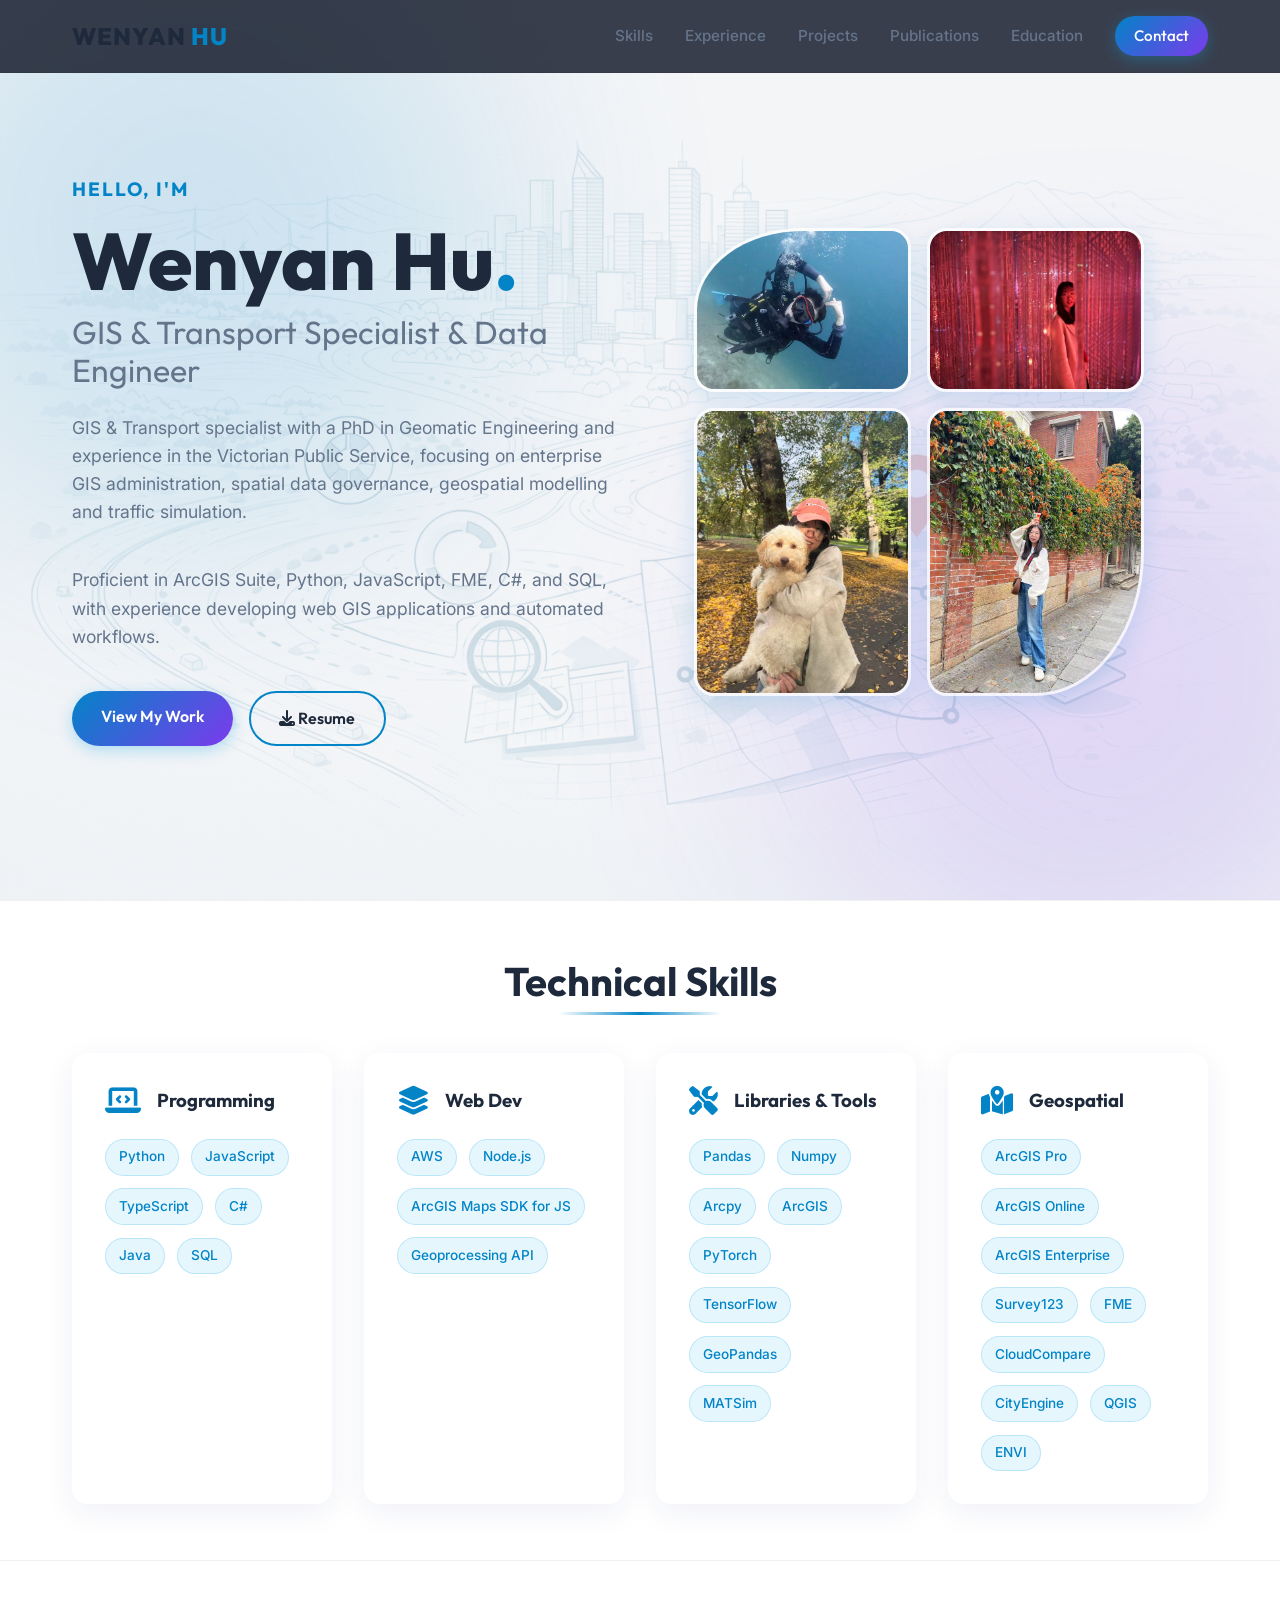
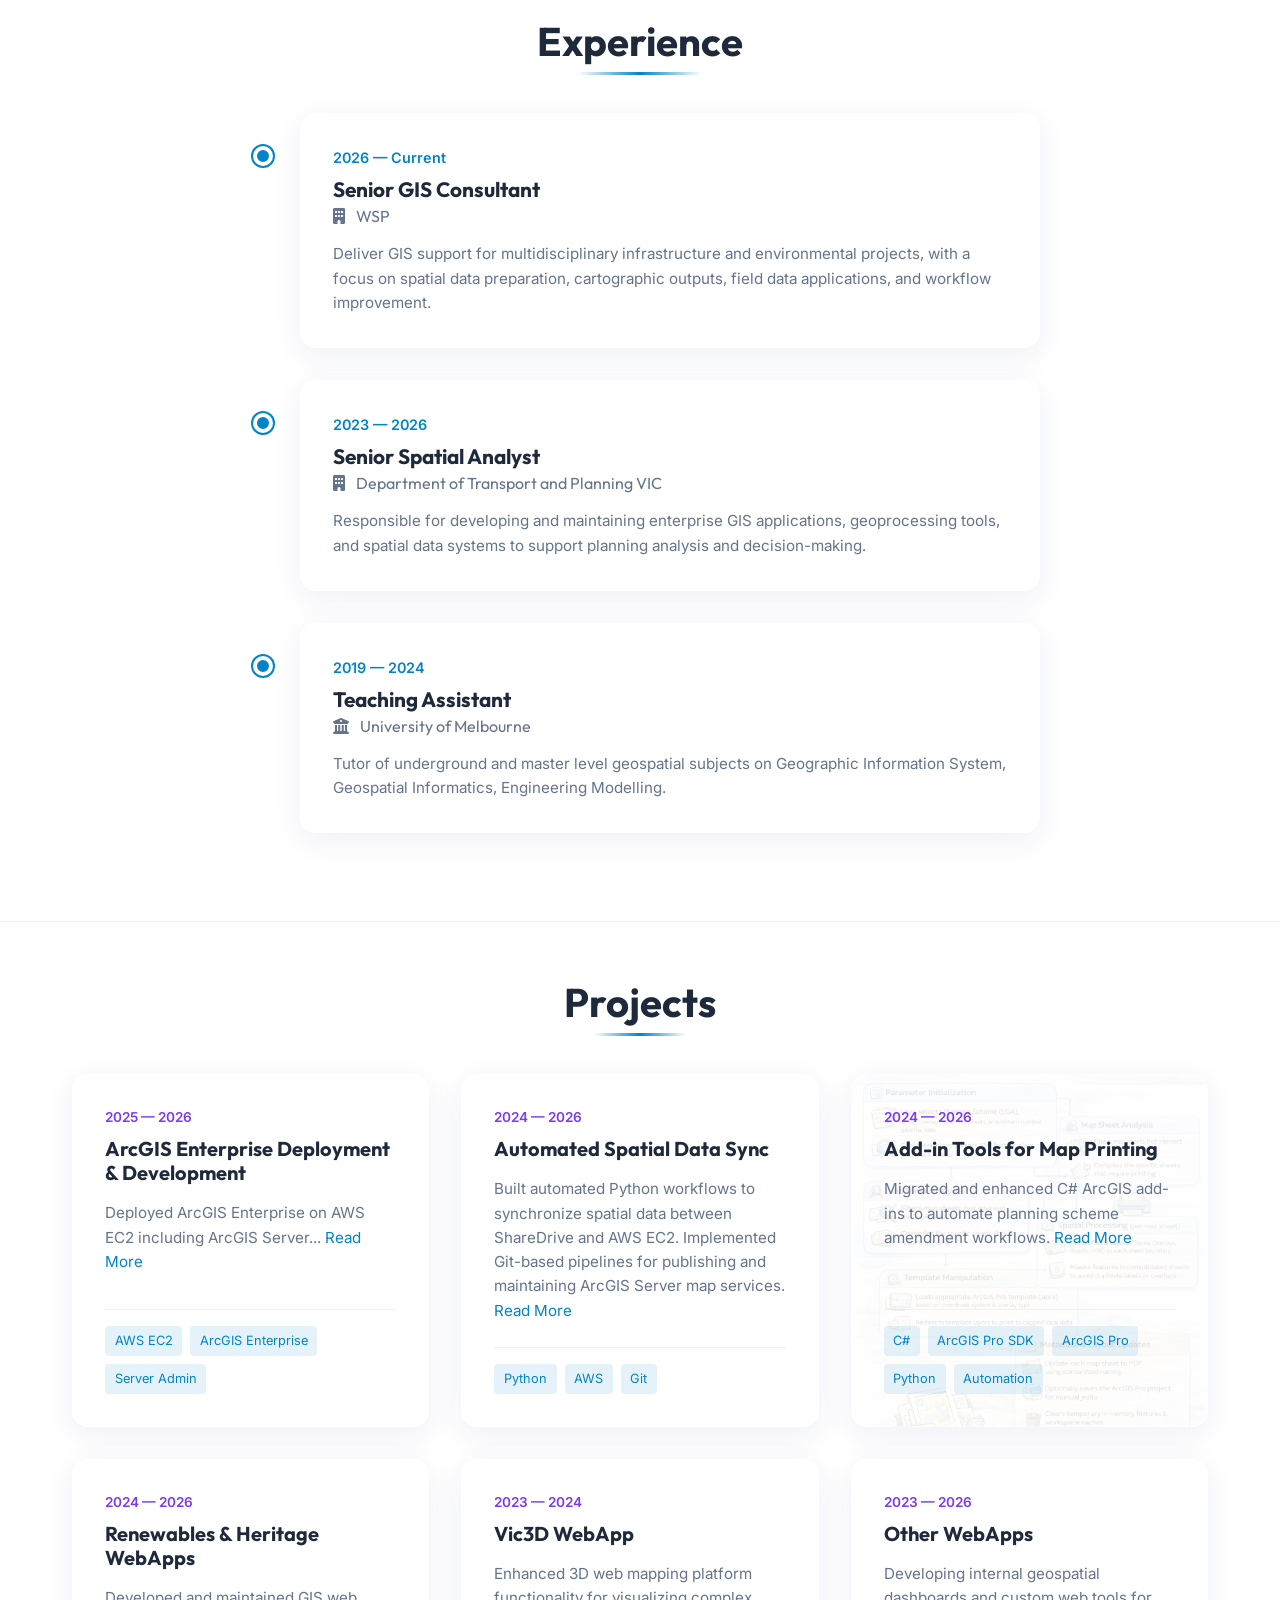
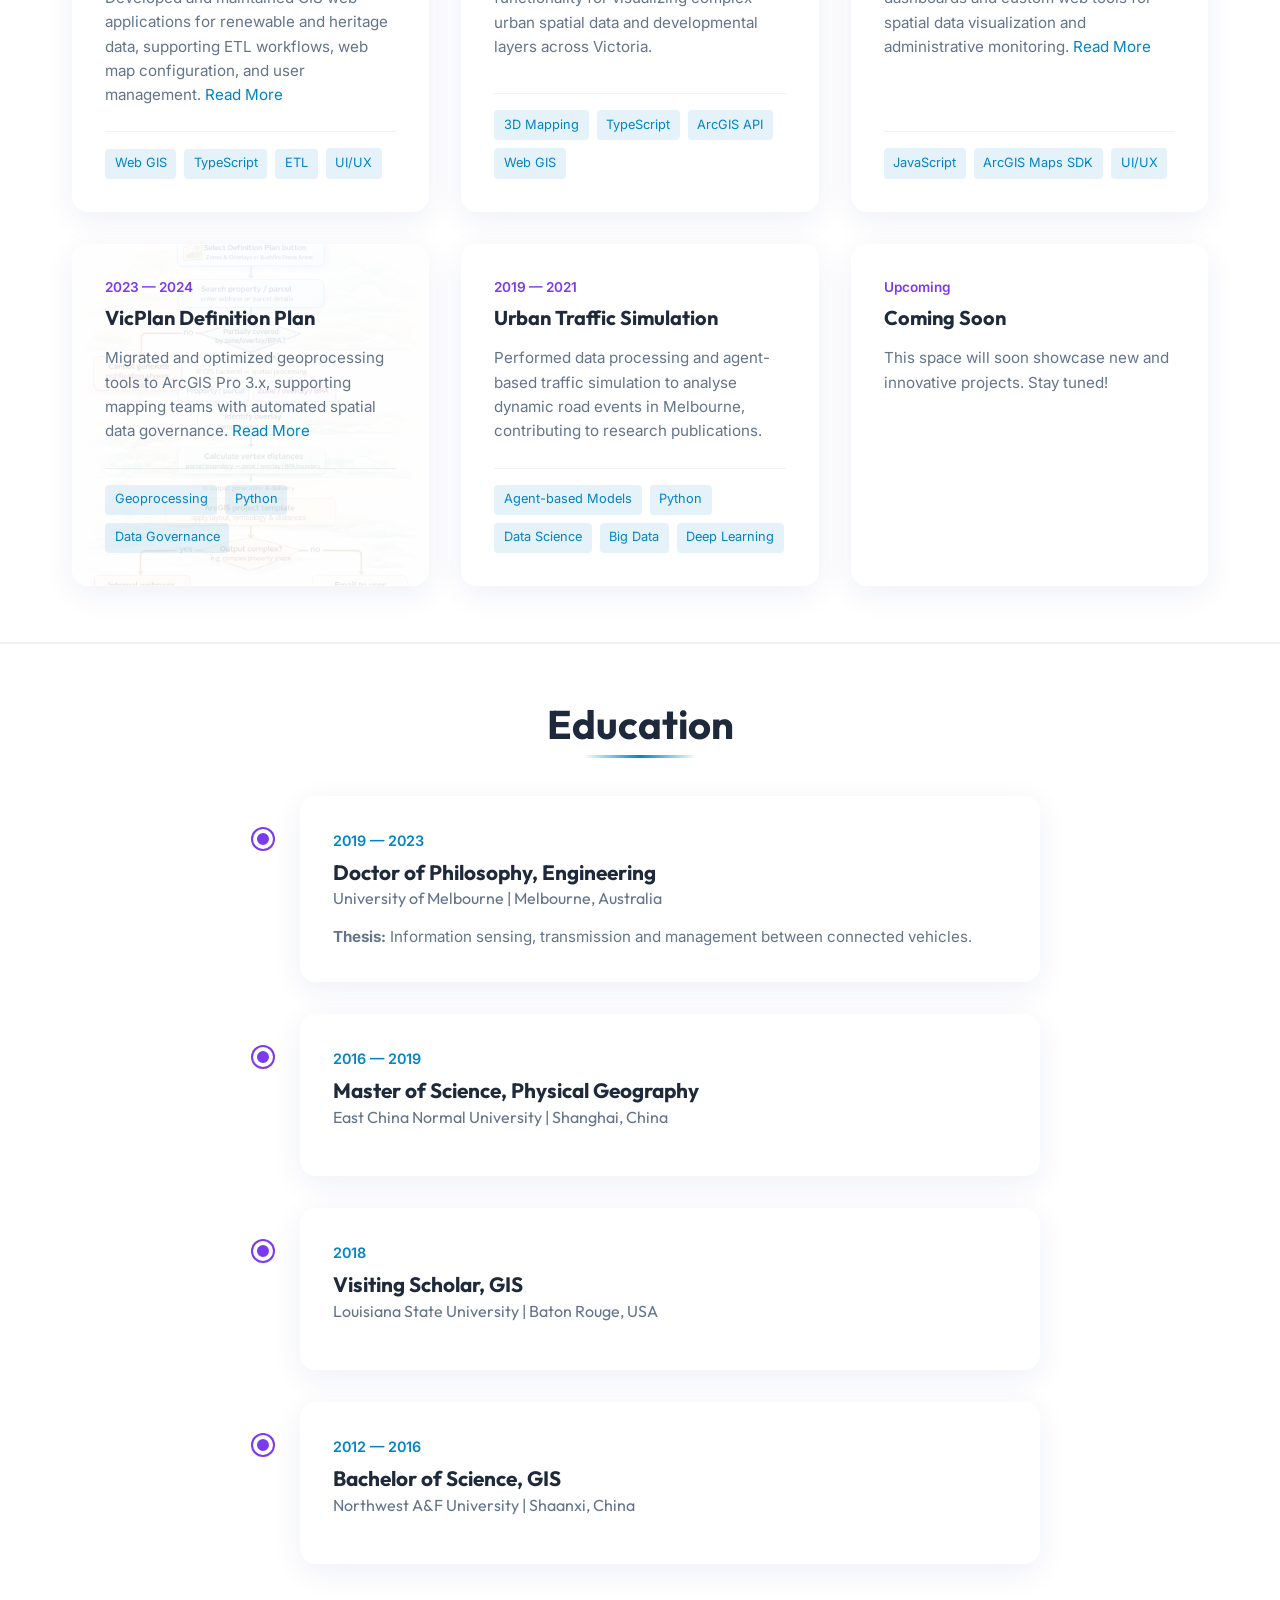
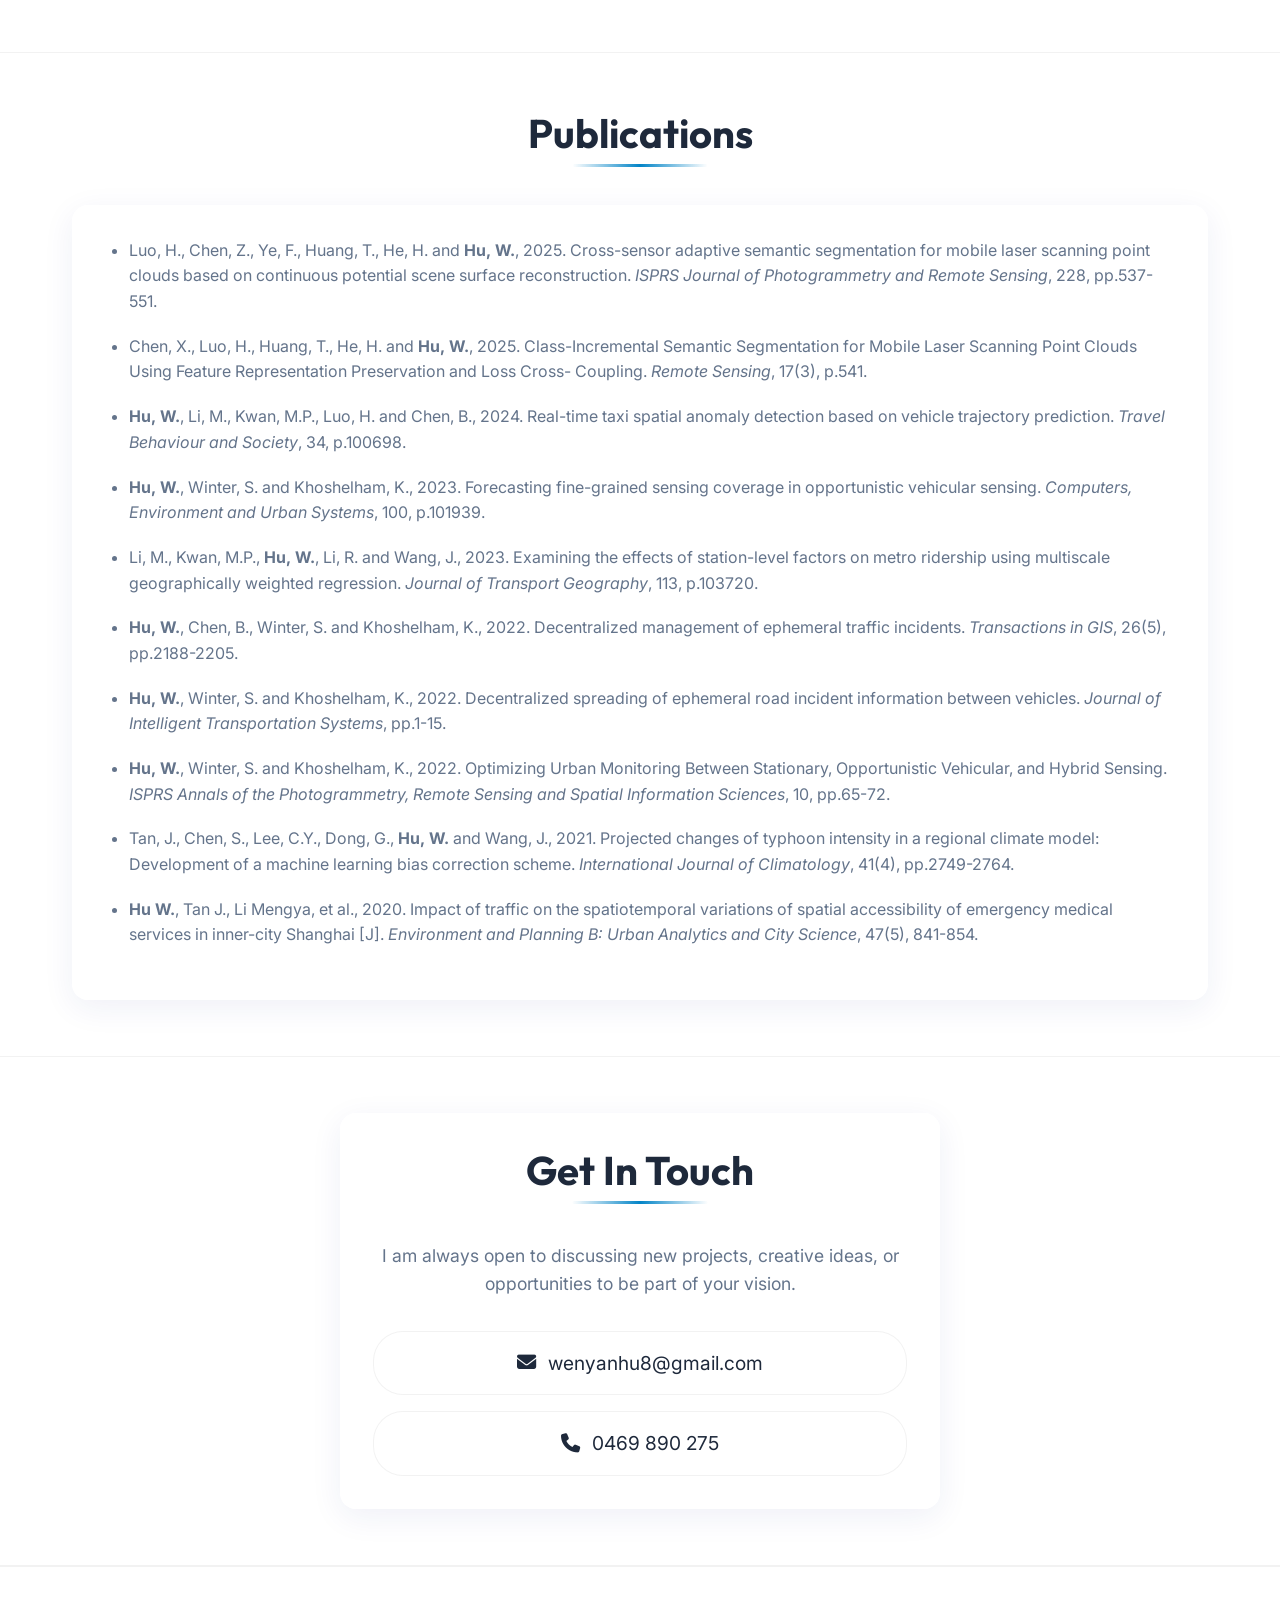
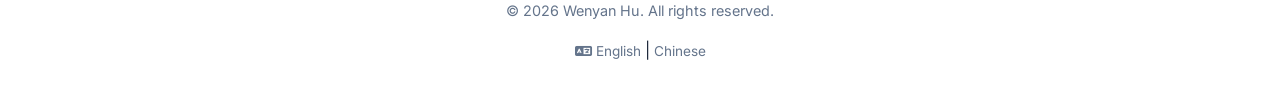
<file: index.html>
<!DOCTYPE html>
<html lang="en">

<head>
    <meta charset="UTF-8">
    <meta name="viewport" content="width=device-width, initial-scale=1.0">
    <title>Wenyan Hu | GIS & Transport Specialist & Data Engineer</title>
    <meta name="description"
        content="Portfolio of Wenyan Hu, GIS Specialist, Senior Spatial Analyst, and Web GIS Developer.">

    <!-- Google Fonts -->
    <link rel="preconnect" href="https://fonts.googleapis.com">
    <link rel="preconnect" href="https://fonts.gstatic.com" crossorigin>
    <link
        href="https://fonts.googleapis.com/css2?family=Inter:wght@300;400;500;600&family=Outfit:wght@400;600;800&display=swap"
        rel="stylesheet">

    <!-- FontAwesome for Icons -->
    <link rel="stylesheet" href="https://cdnjs.cloudflare.com/ajax/libs/font-awesome/6.4.0/css/all.min.css">

    <!-- Custom CSS -->
    <link rel="stylesheet" href="style.css">
</head>

<body>

    <!-- Navigation -->
    <nav class="navbar">
        <div class="nav-content">
            <a href="#hero" class="logo">WENYAN <span>HU</span></a>
            <ul class="nav-links">
                <li><a href="#skills">Skills</a></li>
                <li><a href="#experience">Experience</a></li>
                <li><a href="#projects">Projects</a></li>
                <li><a href="#publications">Publications</a></li>
                <li><a href="#education">Education</a></li>
                <li><a href="#contact" class="btn-primary">Contact</a></li>
            </ul>
            <div class="menu-toggle"><i class="fas fa-bars"></i></div>
        </div>
    </nav>

    <!-- Hero Section -->
    <section id="hero" class="hero fade-in">
        <div class="hero-content">
            <h3 class="greeting">Hello, I'm</h3>
            <h1 class="name">Wenyan Hu<span class="name-dot">.</span></h1>
            <h2 class="role">GIS &amp; Transport Specialist &amp; Data Engineer</h2>
            <p class="hero-desc">
                GIS & Transport specialist with a PhD in Geomatic Engineering and experience in the Victorian Public
                Service, focusing on enterprise GIS administration, spatial data governance, geospatial modelling and
                traffic simulation.
            </p>
            <p class="hero-desc">
                Proficient in ArcGIS Suite, Python, JavaScript, FME, C#, and SQL, with experience developing web GIS
                applications and automated workflows.
            </p>
            <div class="hero-actions">
                <a href="#projects" class="btn-primary">View My Work</a>
                <a href="WENYAN_HU.pdf" class="btn-secondary" target="_blank" rel="noopener noreferrer">
                    <i class="fas fa-download"></i> Resume
                </a>
            </div>
        </div>
        <div class="hero-image-container">
            <div class="hero-collage">
                <img src="./photos/wh1.jpg" alt="Wenyan Hu Profile 1" class="collage-img img-1">
                <img src="./photos/wh2.jpg" alt="Wenyan Hu Profile 2" class="collage-img img-2">
                <img src="./photos/wh3.jpg" alt="Wenyan Hu Profile 3" class="collage-img img-3">
                <img src="./photos/wh4.jpg" alt="Wenyan Hu Profile 4" class="collage-img img-4" alt="Data Analysis"
                    class="collage-img img-4">
            </div>
        </div>
        <div class="hero-shapes">
            <div class="shape shape-1"></div>
            <div class="shape shape-2"></div>
        </div>
    </section>


    <!-- Skills Section -->
    <section id="skills" class="section alt-bg animate-on-scroll">
        <div class="container">
            <h2 class="section-title">Technical Skills</h2>
            <div class="skills-grid">

                <div class="skill-category glass-card">
                    <div class="skill-header">
                        <i class="fas fa-laptop-code"></i>
                        <h3>Programming</h3>
                    </div>
                    <div class="skill-tags">
                        <span class="tag">Python</span>
                        <span class="tag">JavaScript</span>
                        <span class="tag">TypeScript</span>
                        <span class="tag">C#</span>
                        <span class="tag">Java</span>
                        <span class="tag">SQL</span>
                    </div>
                </div>

                <div class="skill-category glass-card">
                    <div class="skill-header">
                        <i class="fas fa-layer-group"></i>
                        <h3>Web Dev</h3>
                    </div>
                    <div class="skill-tags">
                        <span class="tag">AWS</span>
                        <span class="tag">Node.js</span>
                        <span class="tag">ArcGIS Maps SDK for JS</span>
                        <span class="tag">Geoprocessing API</span>
                    </div>
                </div>

                <div class="skill-category glass-card">
                    <div class="skill-header">
                        <i class="fas fa-tools"></i>
                        <h3>Libraries & Tools</h3>
                    </div>
                    <div class="skill-tags">
                        <span class="tag">Pandas</span>
                        <span class="tag">Numpy</span>
                        <span class="tag">Arcpy</span>
                        <span class="tag">ArcGIS</span>
                        <span class="tag">PyTorch</span>
                        <span class="tag">TensorFlow</span>
                        <span class="tag">GeoPandas</span>
                        <span class="tag">MATSim</span>
                    </div>
                </div>

                <div class="skill-category glass-card">
                    <div class="skill-header">
                        <i class="fas fa-map-marked-alt"></i>
                        <h3>Geospatial</h3>
                    </div>
                    <div class="skill-tags">
                        <span class="tag">ArcGIS Pro</span>
                        <span class="tag">ArcGIS Online</span>
                        <span class="tag">ArcGIS Enterprise</span>
                        <span class="tag">Survey123</span>
                        <span class="tag">FME</span>
                        <span class="tag">CloudCompare</span>
                        <span class="tag">CityEngine</span>
                        <span class="tag">QGIS</span>
                        <span class="tag">ENVI</span>
                    </div>
                </div>

            </div>
        </div>
    </section>

    <!-- Experience Section -->
    <section id="experience" class="section animate-on-scroll">
        <div class="container">
            <h2 class="section-title">Experience</h2>
            <div class="timeline">

                <div class="timeline-item glass-card">
                    <div class="timeline-dot"></div>
                    <div class="timeline-date">2026 — Current</div>
                    <div class="timeline-content">
                        <h3>Senior GIS Consultant</h3>
                        <h4><i class="fas fa-building"></i> WSP</h4>
                        <p>Deliver GIS support for multidisciplinary infrastructure and environmental projects, with a
                            focus on spatial data preparation, cartographic outputs, field data applications, and
                            workflow improvement.</p>
                    </div>
                </div>

                <div class="timeline-item glass-card">
                    <div class="timeline-dot"></div>
                    <div class="timeline-date">2023 — 2026</div>
                    <div class="timeline-content">
                        <h3>Senior Spatial Analyst</h3>
                        <h4><i class="fas fa-building"></i> Department of Transport and Planning VIC</h4>
                        <p>Responsible for developing and maintaining enterprise GIS applications, geoprocessing tools,
                            and spatial data systems to support planning analysis and decision-making.</p>
                    </div>
                </div>

                <div class="timeline-item glass-card">
                    <div class="timeline-dot"></div>
                    <div class="timeline-date">2019 — 2024</div>
                    <div class="timeline-content">
                        <h3>Teaching Assistant</h3>
                        <h4><i class="fas fa-university"></i> University of Melbourne</h4>
                        <p>Tutor of underground and master level geospatial subjects on Geographic Information System,
                            Geospatial Informatics, Engineering Modelling.</p>
                    </div>
                </div>

            </div>
        </div>
    </section>

    <!-- Projects Section -->
    <section id="projects" class="section alt-bg animate-on-scroll">
        <div class="container">
            <h2 class="section-title">Projects</h2>
            <div class="projects-grid">

                <a href="project-arcgis.html" class="project-card glass-card"
                    style="text-decoration: none; background: linear-gradient(rgba(255, 255, 255, 0.88), rgba(255, 255, 255, 0.88)), url('https://images.unsplash.com/photo-1558494949-ef010cbdcc31?q=80&w=800&auto=format&fit=crop') center/cover;">
                    <div class="project-year">2025 — 2026</div>
                    <h3>ArcGIS Enterprise Deployment & Development</h3>
                    <p>Deployed ArcGIS Enterprise on AWS EC2 including ArcGIS Server... <span
                            style="color: var(--primary-color);">Read More</span></p>
                    <div class="project-tags">
                        <span>AWS EC2</span><span>ArcGIS Enterprise</span><span>Server Admin</span>
                    </div>
                </a>

                <a href="datasync.html" class="project-card glass-card"
                    style="text-decoration: none; background: linear-gradient(rgba(255, 255, 255, 0.88), rgba(255, 255, 255, 0.88)), url('https://images.unsplash.com/photo-1551288049-bebda4e38f71?q=80&w=800&auto=format&fit=crop') center/cover;">
                    <div class="project-year">2024 — 2026</div>
                    <h3>Automated Spatial Data Sync</h3>
                    <p>Built automated Python workflows to synchronize spatial data between ShareDrive and AWS EC2.
                        Implemented Git-based pipelines for publishing and maintaining ArcGIS Server map services. <span
                            style="color: var(--primary-color);">Read More</span></p>
                    <div class="project-tags">
                        <span>Python</span><span>AWS</span><span>Git</span>
                    </div>
                </a>

                <a href="addin-map-printing.html" class="project-card glass-card"
                    style="text-decoration: none; background: linear-gradient(rgba(255, 255, 255, 0.88), rgba(255, 255, 255, 0.88)), url('photos/gazetted.png') center/cover;">
                    <div class="project-year">2024 — 2026</div>
                    <h3>Add-in Tools for Map Printing</h3>
                    <p>Migrated and enhanced C# ArcGIS add-ins to automate planning scheme amendment workflows. <span
                            style="color: var(--primary-color);">Read More</span></p>
                    <div class="project-tags">
                        <span>C#</span><span>ArcGIS Pro SDK</span><span>ArcGIS
                            Pro</span><span>Python</span><span>Automation</span>
                    </div>
                </a>

                <a href="renewables_flow.html" class="project-card glass-card"
                    style="text-decoration: none; background: linear-gradient(rgba(255, 255, 255, 0.88), rgba(255, 255, 255, 0.88)), url('https://images.unsplash.com/photo-1466611653911-95081537e5b7?q=80&w=800&auto=format&fit=crop') center/cover;">
                    <div class="project-year">2024 — 2026</div>
                    <h3>Renewables & Heritage WebApps</h3>
                    <p>Developed and maintained GIS web applications for renewable and heritage data, supporting ETL
                        workflows, web map configuration, and user management. <span
                            style="color: var(--primary-color);">Read More</span></p>
                    <div class="project-tags">
                        <span>Web GIS</span><span>TypeScript</span><span>ETL</span><span>UI/UX</span>
                    </div>
                </a>

                <div class="project-card glass-card"
                    style="background: linear-gradient(rgba(255, 255, 255, 0.88), rgba(255, 255, 255, 0.88)), url('https://images.unsplash.com/photo-1544383835-bda2bc66a55d?q=80&w=800&auto=format&fit=crop') center/cover;">
                    <div class="project-year">2023 — 2024</div>
                    <h3>Vic3D WebApp</h3>
                    <p>Enhanced 3D web mapping platform functionality for visualizing complex urban spatial data
                        and developmental layers across Victoria.</p>
                    <div class="project-tags">
                        <span>3D Mapping</span><span>TypeScript</span><span>ArcGIS API</span><span>Web GIS</span>
                    </div>
                </div>

                <a href="other-webapps.html" class="project-card glass-card"
                    style="text-decoration: none; background: linear-gradient(rgba(255, 255, 255, 0.88), rgba(255, 255, 255, 0.88)), url('https://images.unsplash.com/photo-1460925895917-afdab827c52f?q=80&w=800&auto=format&fit=crop') center/cover;">
                    <div class="project-year">2023 — 2026</div>
                    <h3>Other WebApps</h3>
                    <p>Developing internal geospatial dashboards and custom web tools for spatial data visualization
                        and administrative monitoring. <span style="color: var(--primary-color);">Read More</span></p>
                    <div class="project-tags">
                        <span>JavaScript</span><span>ArcGIS Maps SDK</span><span>UI/UX</span>
                    </div>
                </a>

                <a href="vicplan.html" class="project-card glass-card"
                    style="text-decoration: none; background: linear-gradient(rgba(255, 255, 255, 0.88), rgba(255, 255, 255, 0.88)), url('photos/vicplan.png') center/cover;">
                    <div class="project-year">2023 — 2024</div>
                    <h3>VicPlan Definition Plan</h3>
                    <p>Migrated and optimized geoprocessing tools to ArcGIS Pro 3.x, supporting mapping teams with
                        automated spatial data governance. <span style="color: var(--primary-color);">Read More</span>
                    </p>
                    <div class="project-tags">
                        <span>Geoprocessing</span><span>Python</span><span>Data Governance</span>
                    </div>
                </a>

                <div class="project-card glass-card"
                    style="background: linear-gradient(rgba(255, 255, 255, 0.88), rgba(255, 255, 255, 0.88)), url('https://images.unsplash.com/photo-1449844908441-8829872d2607?q=80&w=800&auto=format&fit=crop') center/cover;">
                    <div class="project-year">2019 — 2021</div>
                    <h3>Urban Traffic Simulation</h3>
                    <p>Performed data processing and agent-based traffic simulation to analyse dynamic road events in
                        Melbourne, contributing to research publications.</p>
                    <div class="project-tags">
                        <span>Agent-based Models</span><span>Python</span><span>Data Science</span><span>Big
                            Data</span><span>Deep Learning</span>
                    </div>
                </div>

                <div class="project-card glass-card"
                    style="background: linear-gradient(rgba(255, 255, 255, 0.88), rgba(255, 255, 255, 0.88)), url('https://images.unsplash.com/photo-1508615039623-a25605d2b022?q=80&w=800&auto=format&fit=crop') center/cover;">
                    <div class="project-year">Upcoming</div>
                    <h3>Coming Soon</h3>
                    <p>This space will soon showcase new and innovative projects. Stay tuned!</p>

                </div>

            </div>
        </div>
    </section>


    <!-- Education Section -->
    <section id="education" class="section alt-bg animate-on-scroll">
        <div class="container">
            <h2 class="section-title">Education</h2>
            <div class="timeline education-timeline">

                <div class="timeline-item glass-card">
                    <div class="timeline-dot alt"></div>
                    <div class="timeline-date">2019 — 2023</div>
                    <div class="timeline-content">
                        <h3>Doctor of Philosophy, Engineering</h3>
                        <h4>University of Melbourne <span>| Melbourne, Australia</span></h4>
                        <p><strong>Thesis:</strong> Information sensing, transmission and management between connected
                            vehicles.</p>
                    </div>
                </div>

                <div class="timeline-item glass-card">
                    <div class="timeline-dot alt"></div>
                    <div class="timeline-date">2016 — 2019</div>
                    <div class="timeline-content">
                        <h3>Master of Science, Physical Geography</h3>
                        <h4>East China Normal University <span>| Shanghai, China</span></h4>
                    </div>
                </div>

                <div class="timeline-item glass-card">
                    <div class="timeline-dot alt"></div>
                    <div class="timeline-date">2018</div>
                    <div class="timeline-content">
                        <h3>Visiting Scholar, GIS</h3>
                        <h4>Louisiana State University <span>| Baton Rouge, USA</span></h4>
                    </div>
                </div>

                <div class="timeline-item glass-card">
                    <div class="timeline-dot alt"></div>
                    <div class="timeline-date">2012 — 2016</div>
                    <div class="timeline-content">
                        <h3>Bachelor of Science, GIS</h3>
                        <h4>Northwest A&F University <span>| Shaanxi, China</span></h4>
                    </div>
                </div>

            </div>
        </div>
    </section>

    <!-- Publications Section -->
    <section id="publications" class="section animate-on-scroll">
        <div class="container">
            <h2 class="section-title">Publications</h2>
            <div class="project-card glass-card" style="width: 100%;">
                <ul style="list-style-type: disc; padding-left: 1.5rem; color: var(--text-muted); line-height: 1.6;">
                    <li style="margin-bottom: 1.2rem;">Luo, H., Chen, Z., Ye, F., Huang, T., He, H. and <strong>Hu,
                            W.</strong>, 2025. Cross-sensor adaptive semantic segmentation for mobile laser scanning
                        point clouds based on continuous potential scene surface reconstruction. <em>ISPRS Journal of
                            Photogrammetry and Remote Sensing</em>, 228, pp.537-551.</li>
                    <li style="margin-bottom: 1.2rem;">Chen, X., Luo, H., Huang, T., He, H. and <strong>Hu, W.</strong>,
                        2025. Class-Incremental Semantic Segmentation for Mobile Laser Scanning Point Clouds Using
                        Feature Representation Preservation and Loss Cross- Coupling. <em>Remote Sensing</em>, 17(3),
                        p.541.</li>
                    <li style="margin-bottom: 1.2rem;"><strong>Hu, W.</strong>, Li, M., Kwan, M.P., Luo, H. and Chen,
                        B., 2024. Real-time taxi spatial anomaly detection based on vehicle trajectory prediction.
                        <em>Travel Behaviour and Society</em>, 34, p.100698.
                    </li>
                    <li style="margin-bottom: 1.2rem;"><strong>Hu, W.</strong>, Winter, S. and Khoshelham, K., 2023.
                        Forecasting fine-grained sensing coverage in opportunistic vehicular sensing. <em>Computers,
                            Environment and Urban Systems</em>, 100, p.101939.
                    </li>
                    <li style="margin-bottom: 1.2rem;">Li, M., Kwan, M.P., <strong>Hu, W.</strong>, Li, R. and Wang, J.,
                        2023. Examining the effects of station-level factors on metro ridership using multiscale
                        geographically weighted regression. <em>Journal of Transport Geography</em>, 113, p.103720.
                    </li>
                    <li style="margin-bottom: 1.2rem;"><strong>Hu, W.</strong>, Chen, B., Winter, S. and Khoshelham, K.,
                        2022. Decentralized management of ephemeral traffic incidents. <em>Transactions in GIS</em>,
                        26(5), pp.2188-2205.</li>
                    <li style="margin-bottom: 1.2rem;"><strong>Hu, W.</strong>, Winter, S. and Khoshelham, K., 2022.
                        Decentralized spreading of ephemeral road incident information between vehicles. <em>Journal of
                            Intelligent Transportation Systems</em>, pp.1-15.</li>
                    <li style="margin-bottom: 1.2rem;"><strong>Hu, W.</strong>, Winter, S. and Khoshelham, K., 2022.
                        Optimizing Urban Monitoring Between Stationary, Opportunistic Vehicular, and Hybrid Sensing.
                        <em>ISPRS Annals of the Photogrammetry, Remote Sensing and Spatial Information Sciences</em>,
                        10, pp.65-72.
                    </li>
                    <li style="margin-bottom: 1.2rem;">Tan, J., Chen, S., Lee, C.Y., Dong, G., <strong>Hu, W.</strong>
                        and Wang, J., 2021. Projected changes of typhoon intensity in a regional climate model:
                        Development of a machine learning bias correction scheme. <em>International Journal of
                            Climatology</em>, 41(4), pp.2749-2764.
                    </li>
                    <li style="margin-bottom: 1.2rem;"><strong>Hu W.</strong>, Tan J., Li Mengya, et al., 2020. Impact
                        of traffic on the spatiotemporal variations of spatial accessibility of emergency medical
                        services in inner-city Shanghai [J]. <em>Environment and Planning B: Urban Analytics and City
                            Science</em>, 47(5), 841-854.
                    </li>
                </ul>
            </div>
        </div>
    </section>

    <!-- Contact Section -->
    <section id="contact" class="section alt-bg animate-on-scroll">
        <div class="container">
            <div class="contact-box glass-card text-center">
                <h2 class="section-title mb-sm">Get In Touch</h2>
                <p class="contact-desc">I am always open to discussing new projects, creative ideas, or opportunities to
                    be part of your vision.</p>
                <div class="contact-links">
                    <a href="mailto:wenyanhu8@gmail.com" class="contact-link">
                        <i class="fas fa-envelope"></i>
                        wenyanhu8@gmail.com
                    </a>
                    <a href="tel:0469890275" class="contact-link">
                        <i class="fas fa-phone"></i>
                        0469 890 275
                    </a>
                </div>
            </div>
        </div>
    </section>

    <!-- Footer -->
    <footer>
        <div class="container text-center">
            <p>&copy; <span id="year"></span> Wenyan Hu. All rights reserved.</p>
            <div class="languages mt-sm">
                <span><i class="fas fa-language"></i> English</span> | <span>Chinese</span>
            </div>
        </div>
    </footer>

    <!-- Custom JS -->
    <script src="script.js"></script>
</body>

</html>
</file>
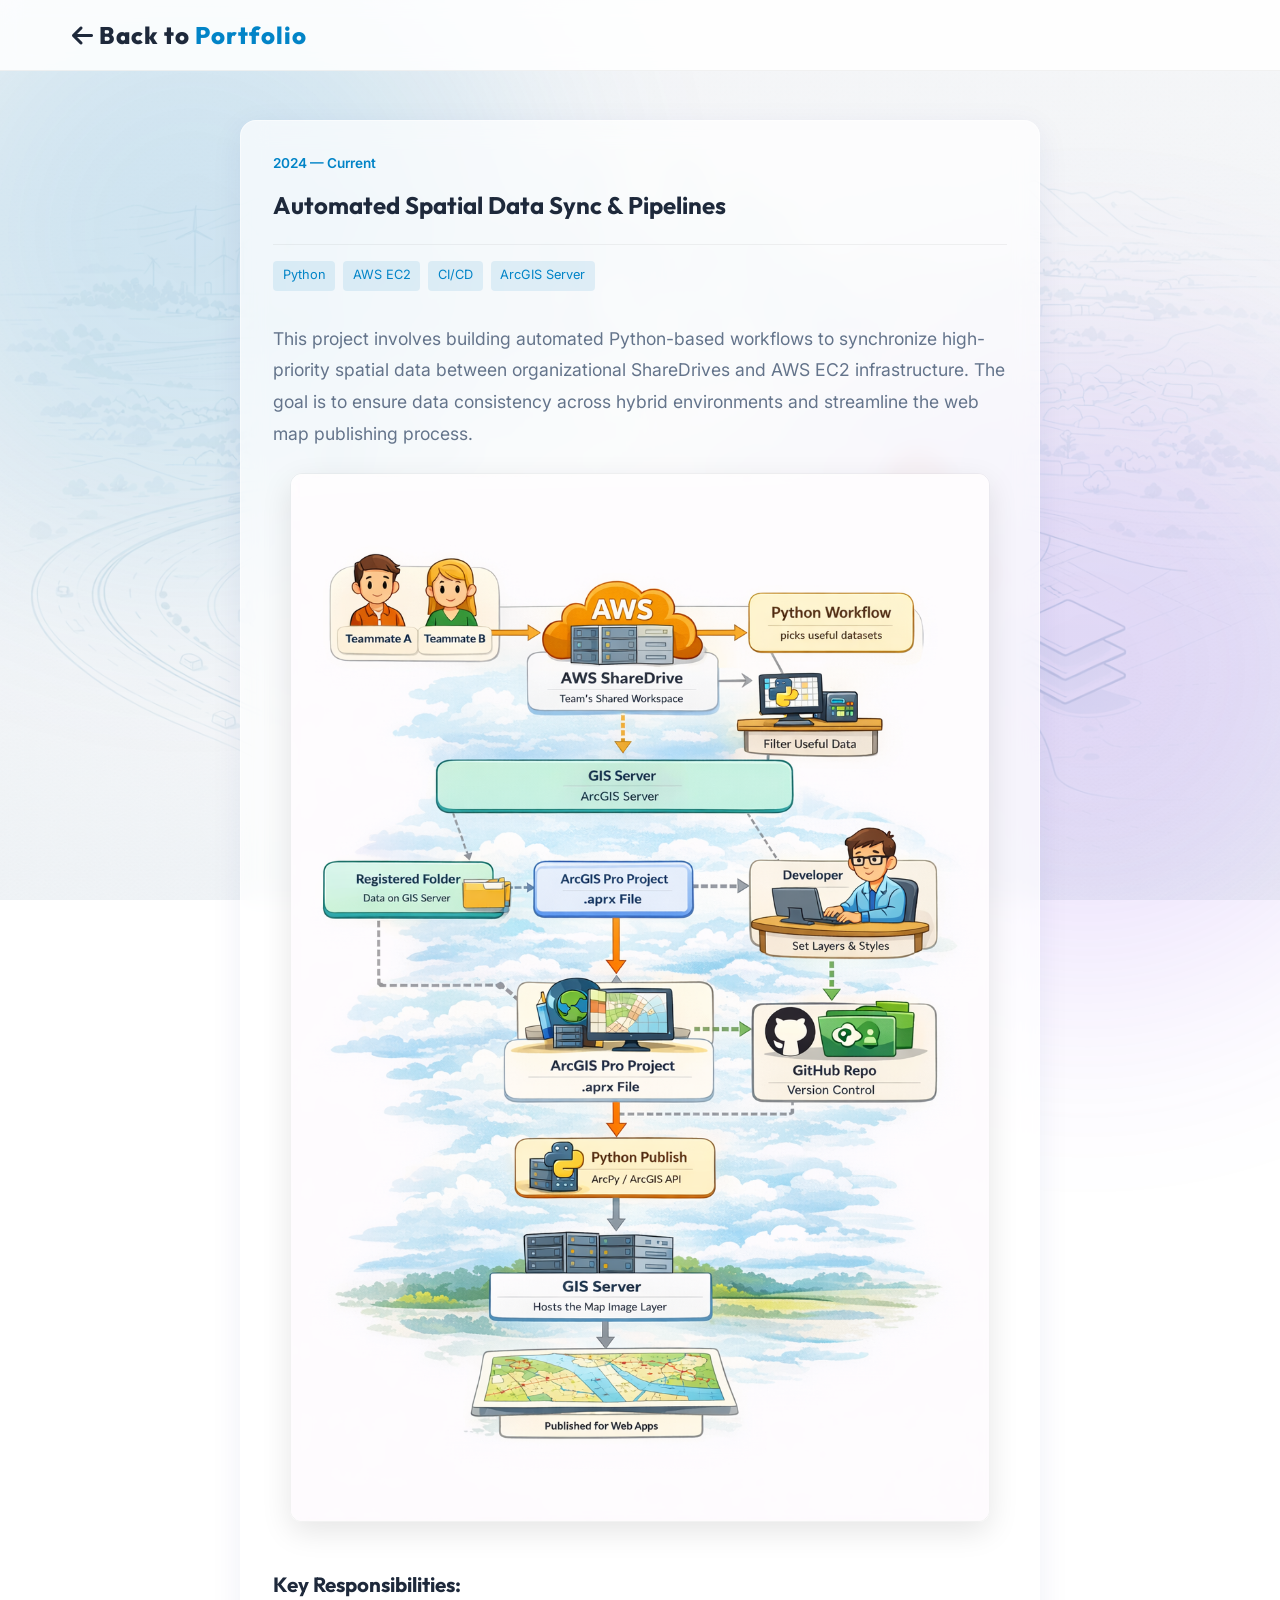
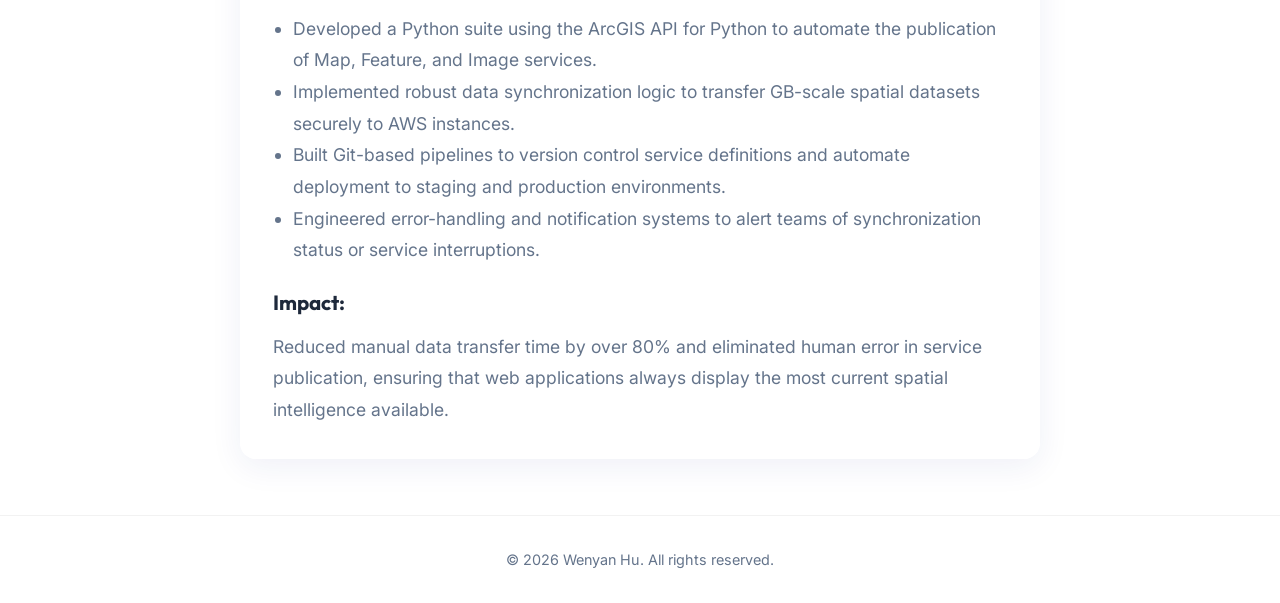
<file: data-sync.html>
<!DOCTYPE html>
<html lang="en">
<head>
    <meta charset="UTF-8">
    <meta name="viewport" content="width=device-width, initial-scale=1.0">
    <title>Automated Spatial Data Sync | Wenyan Hu</title>
    <link href="https://fonts.googleapis.com/css2?family=Inter:wght@300;400;500;600&family=Outfit:wght@400;600;800&display=swap" rel="stylesheet">
    <link rel="stylesheet" href="https://cdnjs.cloudflare.com/ajax/libs/font-awesome/6.4.0/css/all.min.css">
    <link rel="stylesheet" href="style.css">
</head>
<body>
    <!-- Simplified Navbar -->
    <nav class="navbar">
        <div class="nav-content">
            <a href="index.html#projects" class="logo"><i class="fas fa-arrow-left"></i> Back to <span>Portfolio</span></a>
        </div>
    </nav>

    <section class="section" style="padding-top: 120px; min-height: 100vh;">
        <div class="container">
            <div class="glass-card" style="max-width: 800px; margin: 0 auto;">
                <div class="project-year" style="color: var(--primary-color); font-weight: 600; margin-bottom: 1rem;">2024 — Current</div>
                <h1 style="color: var(--text-color); font-family: var(--font-heading); margin-bottom: 1.5rem;">Automated Spatial Data Sync & Pipelines</h1>
                
                <div class="project-tags" style="margin-bottom: 2rem;">
                    <span>Python</span><span>AWS EC2</span><span>CI/CD</span><span>ArcGIS Server</span>
                </div>

                <div style="color: var(--text-muted); font-size: 1.1rem; line-height: 1.8;">
                    <p style="margin-bottom: 1.5rem;">
                        This project involves building automated Python-based workflows to synchronize high-priority spatial data between organizational ShareDrives and AWS EC2 infrastructure. The goal is to ensure data consistency across hybrid environments and streamline the web map publishing process.
                    </p>

                    <!-- Project Image -->
                    <div style="margin-bottom: 2.5rem; text-align: center;">
                        <img src="photos/datasync.png" alt="Automated Data Sync Workflow" 
                             style="width: 100%; max-width: 700px; border-radius: 12px; box-shadow: 0 10px 30px rgba(0,0,0,0.1); border: 1px solid rgba(0,0,0,0.05);">
                    </div>

                    <h3 style="color: var(--text-color); margin-bottom: 1rem;">Key Responsibilities:</h3>
                    <ul style="list-style-type: disc; margin-left: 20px; margin-bottom: 1.5rem;">
                        <li>Developed a Python suite using the ArcGIS API for Python to automate the publication of Map, Feature, and Image services.</li>
                        <li>Implemented robust data synchronization logic to transfer GB-scale spatial datasets securely to AWS instances.</li>
                        <li>Built Git-based pipelines to version control service definitions and automate deployment to staging and production environments.</li>
                        <li>Engineered error-handling and notification systems to alert teams of synchronization status or service interruptions.</li>
                    </ul>
                    <h3 style="color: var(--text-color); margin-bottom: 1rem;">Impact:</h3>
                    <p>
                        Reduced manual data transfer time by over 80% and eliminated human error in service publication, ensuring that web applications always display the most current spatial intelligence available.
                    </p>
                </div>
            </div>
        </div>
    </section>

    <footer>
        <div class="container text-center">
            <p>&copy; <span id="year"></span> Wenyan Hu. All rights reserved.</p>
        </div>
    </footer>
    <script>
        document.getElementById('year').textContent = new Date().getFullYear();
    </script>
</body>
</html>
</file>
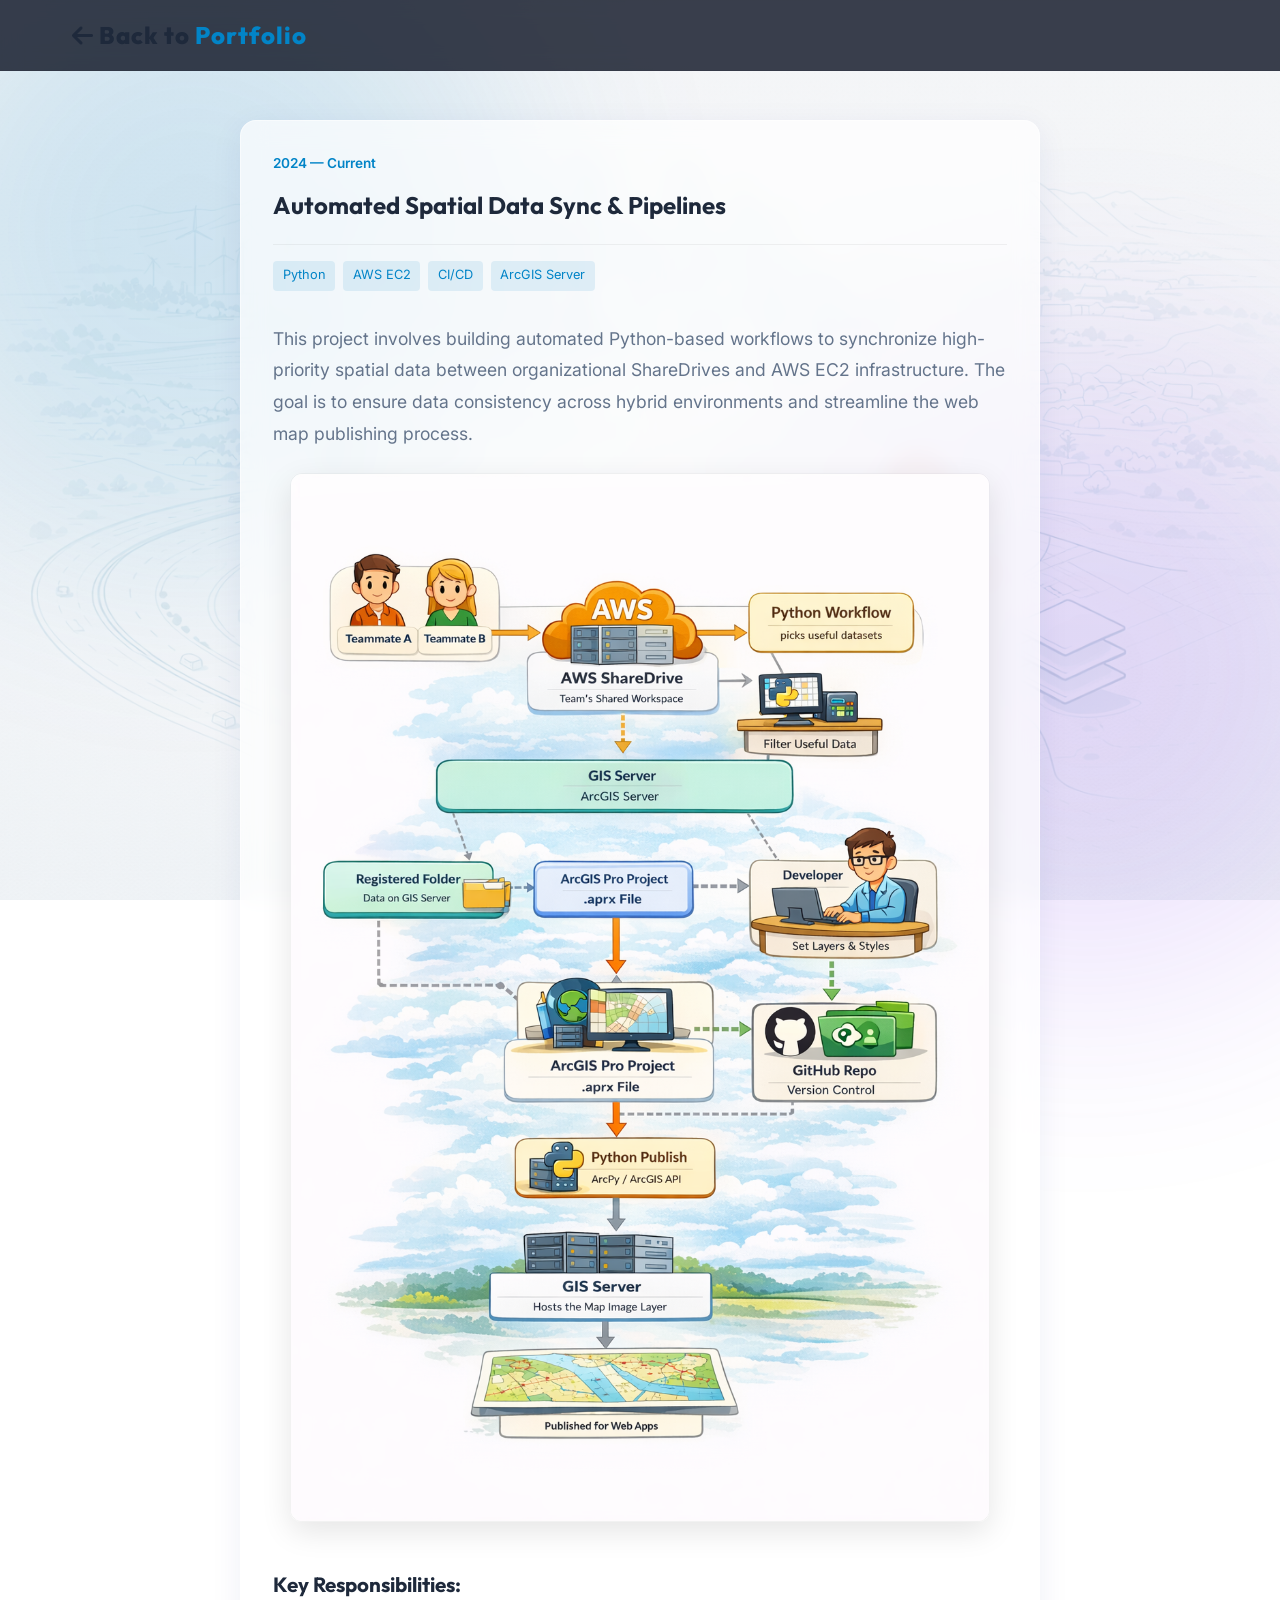
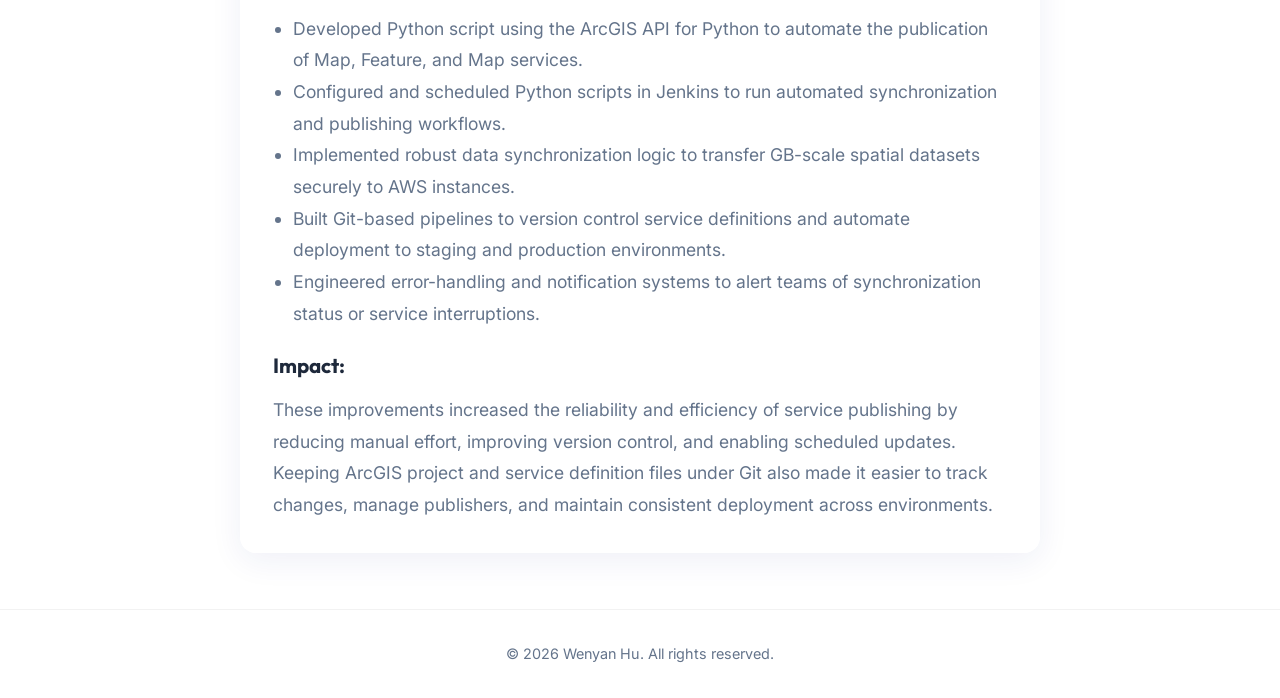
<file: datasync.html>
<!DOCTYPE html>
<html lang="en">

<head>
    <meta charset="UTF-8">
    <meta name="viewport" content="width=device-width, initial-scale=1.0">
    <title>Automated Spatial Data Sync | Wenyan Hu</title>
    <link
        href="https://fonts.googleapis.com/css2?family=Inter:wght@300;400;500;600&family=Outfit:wght@400;600;800&display=swap"
        rel="stylesheet">
    <link rel="stylesheet" href="https://cdnjs.cloudflare.com/ajax/libs/font-awesome/6.4.0/css/all.min.css">
    <link rel="stylesheet" href="style.css">
</head>

<body>
    <!-- Simplified Navbar -->
    <nav class="navbar">
        <div class="nav-content">
            <a href="index.html#projects" class="logo"><i class="fas fa-arrow-left"></i> Back to
                <span>Portfolio</span></a>
        </div>
    </nav>

    <section class="section" style="padding-top: 120px; min-height: 100vh;">
        <div class="container">
            <div class="glass-card" style="max-width: 800px; margin: 0 auto;">
                <div class="project-year" style="color: var(--primary-color); font-weight: 600; margin-bottom: 1rem;">
                    2024 — Current</div>
                <h1 style="color: var(--text-color); font-family: var(--font-heading); margin-bottom: 1.5rem;">Automated
                    Spatial Data Sync & Pipelines</h1>

                <div class="project-tags" style="margin-bottom: 2rem;">
                    <span>Python</span><span>AWS EC2</span><span>CI/CD</span><span>ArcGIS Server</span>
                </div>

                <div style="color: var(--text-muted); font-size: 1.1rem; line-height: 1.8;">
                    <p style="margin-bottom: 1.5rem;">
                        This project involves building automated Python-based workflows to synchronize high-priority
                        spatial data between organizational ShareDrives and AWS EC2 infrastructure. The goal is to
                        ensure data consistency across hybrid environments and streamline the web map publishing
                        process.
                    </p>

                    <!-- Project Image -->
                    <div style="margin-bottom: 2.5rem; text-align: center;">
                        <img src="photos/datasync.png" alt="Automated Data Sync Workflow"
                            style="width: 100%; max-width: 700px; border-radius: 12px; box-shadow: 0 10px 30px rgba(0,0,0,0.1); border: 1px solid rgba(0,0,0,0.05);">
                    </div>

                    <h3 style="color: var(--text-color); margin-bottom: 1rem;">Key Responsibilities:</h3>
                    <ul style="list-style-type: disc; margin-left: 20px; margin-bottom: 1.5rem;">
                        <li>Developed Python script using the ArcGIS API for Python to automate the publication of Map,
                            Feature, and Map services.</li>
                        <li>Configured and scheduled Python scripts in Jenkins to run automated synchronization and
                            publishing workflows.</li>
                        <li>Implemented robust data synchronization logic to transfer GB-scale spatial datasets securely
                            to AWS instances.</li>
                        <li>Built Git-based pipelines to version control service definitions and automate deployment to
                            staging and production environments.</li>
                        <li>Engineered error-handling and notification systems to alert teams of synchronization status
                            or service interruptions.</li>
                    </ul>
                    <h3 style="color: var(--text-color); margin-bottom: 1rem;">Impact:</h3>
                    <p>
                        These improvements increased the reliability and efficiency of service publishing by reducing
                        manual effort, improving version control, and enabling scheduled updates. Keeping ArcGIS project
                        and service definition files under Git also made it easier to track changes, manage publishers,
                        and maintain consistent deployment across environments.
                    </p>
                </div>
            </div>
        </div>
    </section>

    <footer>
        <div class="container text-center">
            <p>&copy; <span id="year"></span> Wenyan Hu. All rights reserved.</p>
        </div>
    </footer>
    <script src="script.js"></script>
    <script>
        document.getElementById('year').textContent = new Date().getFullYear();
    </script>
</body>

</html>
</file>
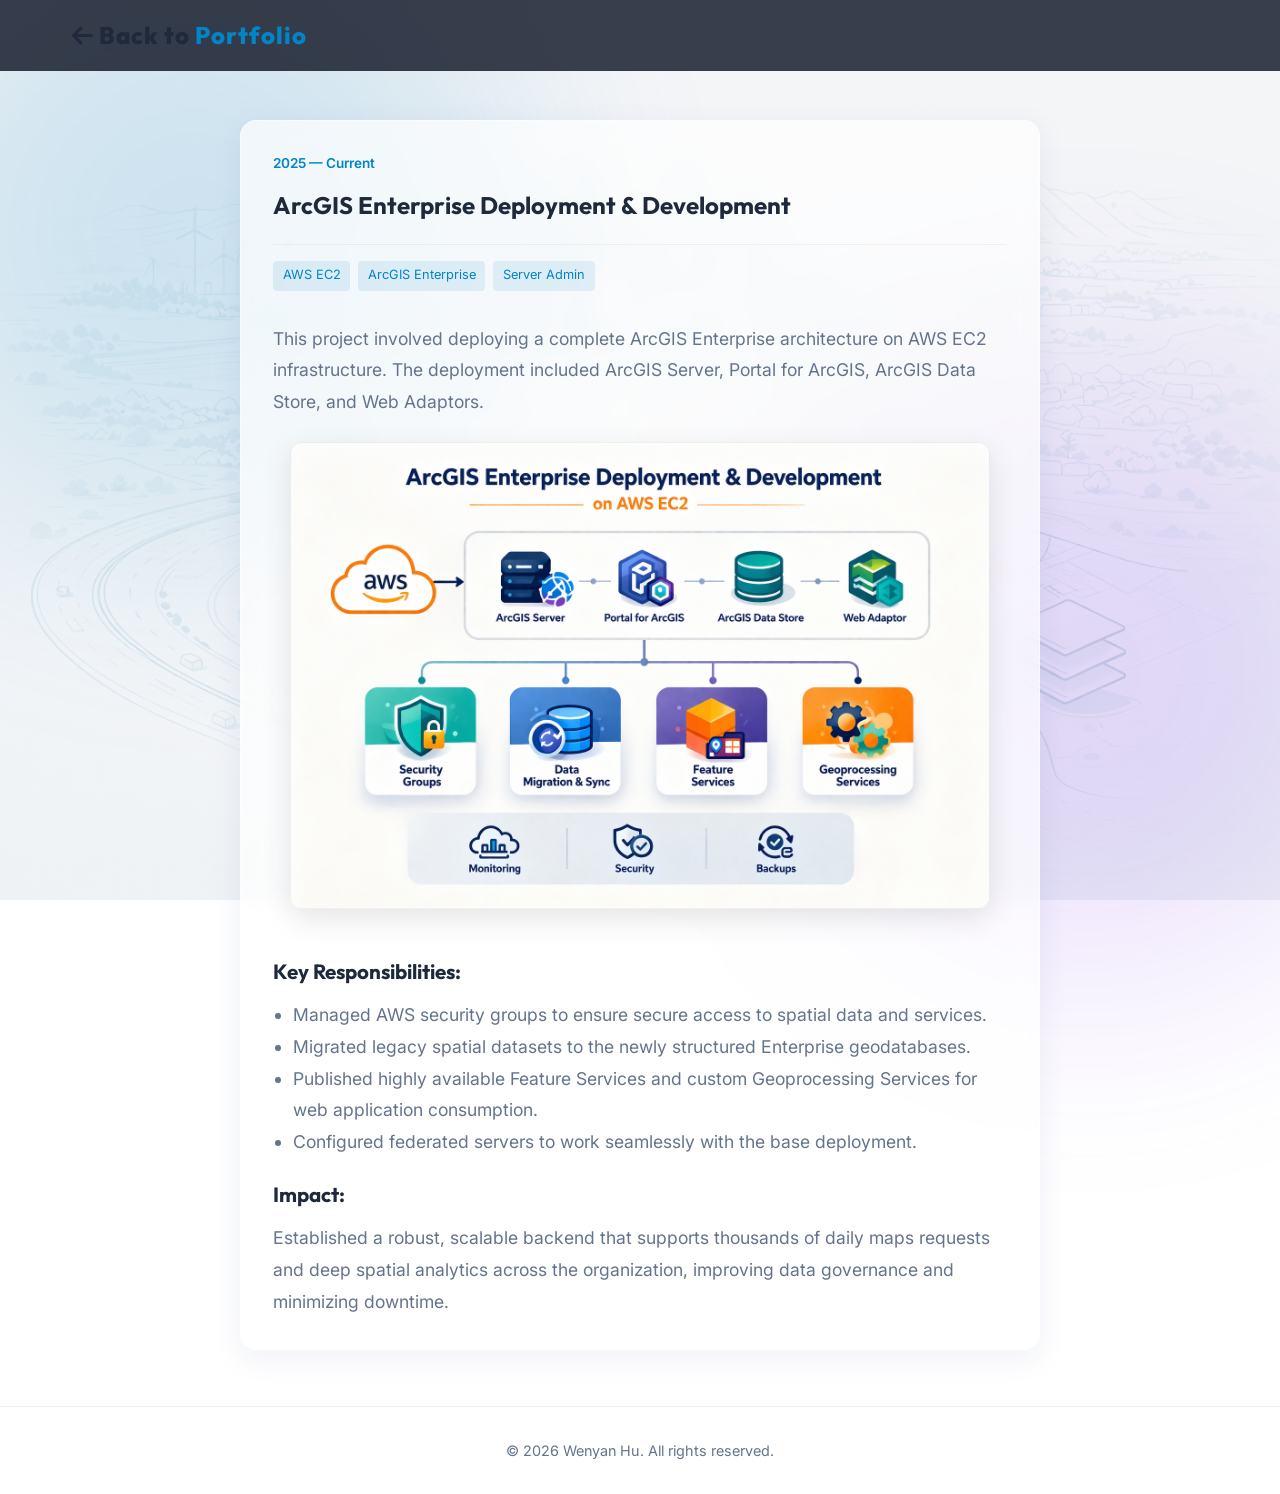
<file: project-arcgis.html>
<!DOCTYPE html>
<html lang="en">
<head>
    <meta charset="UTF-8">
    <meta name="viewport" content="width=device-width, initial-scale=1.0">
    <title>ArcGIS Enterprise Deployment | Wenyan Hu</title>
    <link href="https://fonts.googleapis.com/css2?family=Inter:wght@300;400;500;600&family=Outfit:wght@400;600;800&display=swap" rel="stylesheet">
    <link rel="stylesheet" href="https://cdnjs.cloudflare.com/ajax/libs/font-awesome/6.4.0/css/all.min.css">
    <link rel="stylesheet" href="style.css">
</head>
<body>
    <!-- Simplified Navbar -->
    <nav class="navbar">
        <div class="nav-content">
            <a href="index.html#projects" class="logo"><i class="fas fa-arrow-left"></i> Back to <span>Portfolio</span></a>
        </div>
    </nav>

    <section class="section" style="padding-top: 120px; min-height: 100vh;">
        <div class="container">
            <div class="glass-card" style="max-width: 800px; margin: 0 auto;">
                <div class="project-year" style="color: var(--primary-color); font-weight: 600; margin-bottom: 1rem;">2025 — Current</div>
                <h1 style="color: var(--text-color); font-family: var(--font-heading); margin-bottom: 1.5rem;">ArcGIS Enterprise Deployment & Development</h1>
                
                <div class="project-tags" style="margin-bottom: 2rem;">
                    <span>AWS EC2</span><span>ArcGIS Enterprise</span><span>Server Admin</span>
                </div>

                <div style="color: var(--text-muted); font-size: 1.1rem; line-height: 1.8;">
                    <p style="margin-bottom: 1.5rem;">
                        This project involved deploying a complete ArcGIS Enterprise architecture on AWS EC2 infrastructure. The deployment included ArcGIS Server, Portal for ArcGIS, ArcGIS Data Store, and Web Adaptors.
                    </p>

                    <!-- Project Image -->
                    <div style="margin-bottom: 2.5rem; text-align: center;">
                        <img src="photos/arcgisEnterprise.png" alt="ArcGIS Enterprise Architecture" 
                             style="width: 100%; max-width: 700px; border-radius: 12px; box-shadow: 0 10px 30px rgba(0,0,0,0.1); border: 1px solid rgba(0,0,0,0.05);">
                    </div>

                    <h3 style="color: var(--text-color); margin-bottom: 1rem;">Key Responsibilities:</h3>
                    <ul style="list-style-type: disc; margin-left: 20px; margin-bottom: 1.5rem;">
                        <li>Managed AWS security groups to ensure secure access to spatial data and services.</li>
                        <li>Migrated legacy spatial datasets to the newly structured Enterprise geodatabases.</li>
                        <li>Published highly available Feature Services and custom Geoprocessing Services for web application consumption.</li>
                        <li>Configured federated servers to work seamlessly with the base deployment.</li>
                    </ul>
                    <h3 style="color: var(--text-color); margin-bottom: 1rem;">Impact:</h3>
                    <p>
                        Established a robust, scalable backend that supports thousands of daily maps requests and deep spatial analytics across the organization, improving data governance and minimizing downtime.
                    </p>
                </div>
            </div>
        </div>
    </section>

    <footer>
        <div class="container text-center">
            <p>&copy; <span id="year"></span> Wenyan Hu. All rights reserved.</p>
        </div>
    </footer>
    <script src="script.js"></script>
    <script>
        document.getElementById('year').textContent = new Date().getFullYear();
    </script>
</body>
</html>
</file>
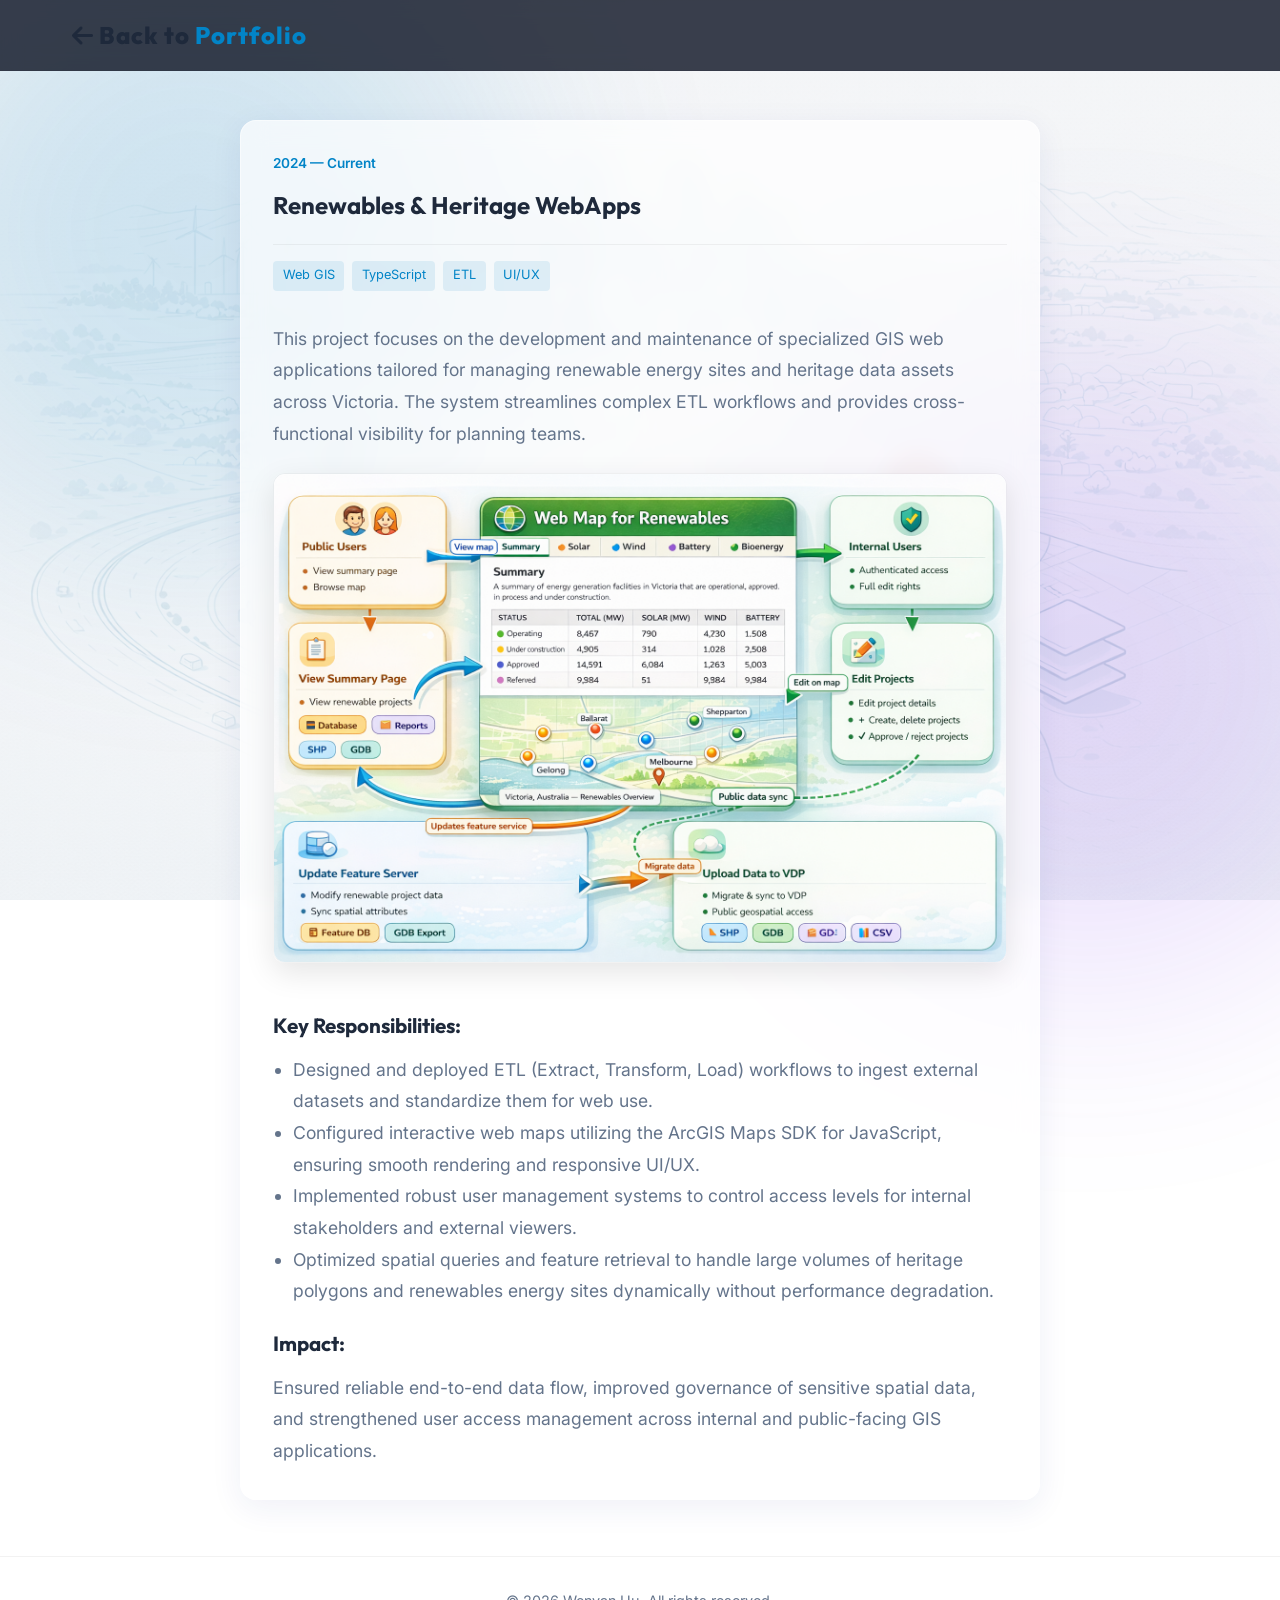
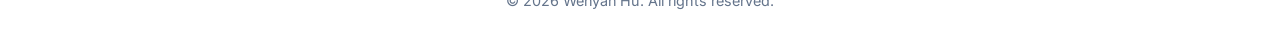
<file: renewables_flow.html>
<!DOCTYPE html>
<html lang="en">

<head>
    <meta charset="UTF-8">
    <meta name="viewport" content="width=device-width, initial-scale=1.0">
    <title>Renewables & Heritage WebApps | Wenyan Hu</title>
    <link
        href="https://fonts.googleapis.com/css2?family=Inter:wght@300;400;500;600&family=Outfit:wght@400;600;800&display=swap"
        rel="stylesheet">
    <link rel="stylesheet" href="https://cdnjs.cloudflare.com/ajax/libs/font-awesome/6.4.0/css/all.min.css">
    <link rel="stylesheet" href="style.css">
</head>

<body>
    <!-- Simplified Navbar -->
    <nav class="navbar">
        <div class="nav-content">
            <a href="index.html#projects" class="logo"><i class="fas fa-arrow-left"></i> Back to
                <span>Portfolio</span></a>
        </div>
    </nav>

    <section class="section" style="padding-top: 120px; min-height: 100vh;">
        <div class="container">
            <div class="glass-card" style="max-width: 800px; margin: 0 auto;">
                <div class="project-year" style="color: var(--primary-color); font-weight: 600; margin-bottom: 1rem;">
                    2024 — Current</div>
                <h1 style="color: var(--text-color); font-family: var(--font-heading); margin-bottom: 1.5rem;">
                    Renewables & Heritage WebApps</h1>

                <div class="project-tags" style="margin-bottom: 2rem;">
                    <span>Web GIS</span><span>TypeScript</span><span>ETL</span><span>UI/UX</span>
                </div>

                <div style="color: var(--text-muted); font-size: 1.1rem; line-height: 1.8;">
                    <p style="margin-bottom: 1.5rem;">
                        This project focuses on the development and maintenance of specialized GIS web applications
                        tailored for managing renewable energy sites and heritage data assets across Victoria. The
                        system streamlines complex ETL workflows and provides cross-functional visibility for planning
                        teams.
                    </p>

                    <!-- Project Figure -->
                    <div style="margin-bottom: 2.5rem; text-align: center;">
                        <img src="photos/renewables.png" alt="Renewables & Heritage WebApps System"
                            style="width: 100%; max-width: 100%; border-radius: 12px; box-shadow: 0 10px 30px rgba(0,0,0,0.1); border: 1px solid rgba(0,0,0,0.05);">
                    </div>

                    <h3 style="color: var(--text-color); margin-bottom: 1rem;">Key Responsibilities:</h3>
                    <ul style="list-style-type: disc; margin-left: 20px; margin-bottom: 1.5rem;">
                        <li>Designed and deployed ETL (Extract, Transform, Load) workflows to ingest external datasets
                            and standardize them for web use.</li>
                        <li>Configured interactive web maps utilizing the ArcGIS Maps SDK for JavaScript, ensuring
                            smooth rendering and responsive UI/UX.</li>
                        <li>Implemented robust user management systems to control access levels for internal
                            stakeholders and external viewers.</li>
                        <li>Optimized spatial queries and feature retrieval to handle large volumes of heritage polygons
                            and renewables energy sites dynamically without performance degradation.</li>
                    </ul>
                    <h3 style="color: var(--text-color); margin-bottom: 1rem;">Impact:</h3>
                    <p>
                        Ensured reliable end-to-end data flow, improved governance of sensitive spatial data, and
                        strengthened user access management across internal and public-facing GIS applications.
                    </p>
                </div>
            </div>
        </div>
    </section>

    <footer>
        <div class="container text-center">
            <p>&copy; <span id="year"></span> Wenyan Hu. All rights reserved.</p>
        </div>
    </footer>
    <script src="script.js"></script>
    <script>
        document.getElementById('year').textContent = new Date().getFullYear();
    </script>
</body>

</html>
</file>
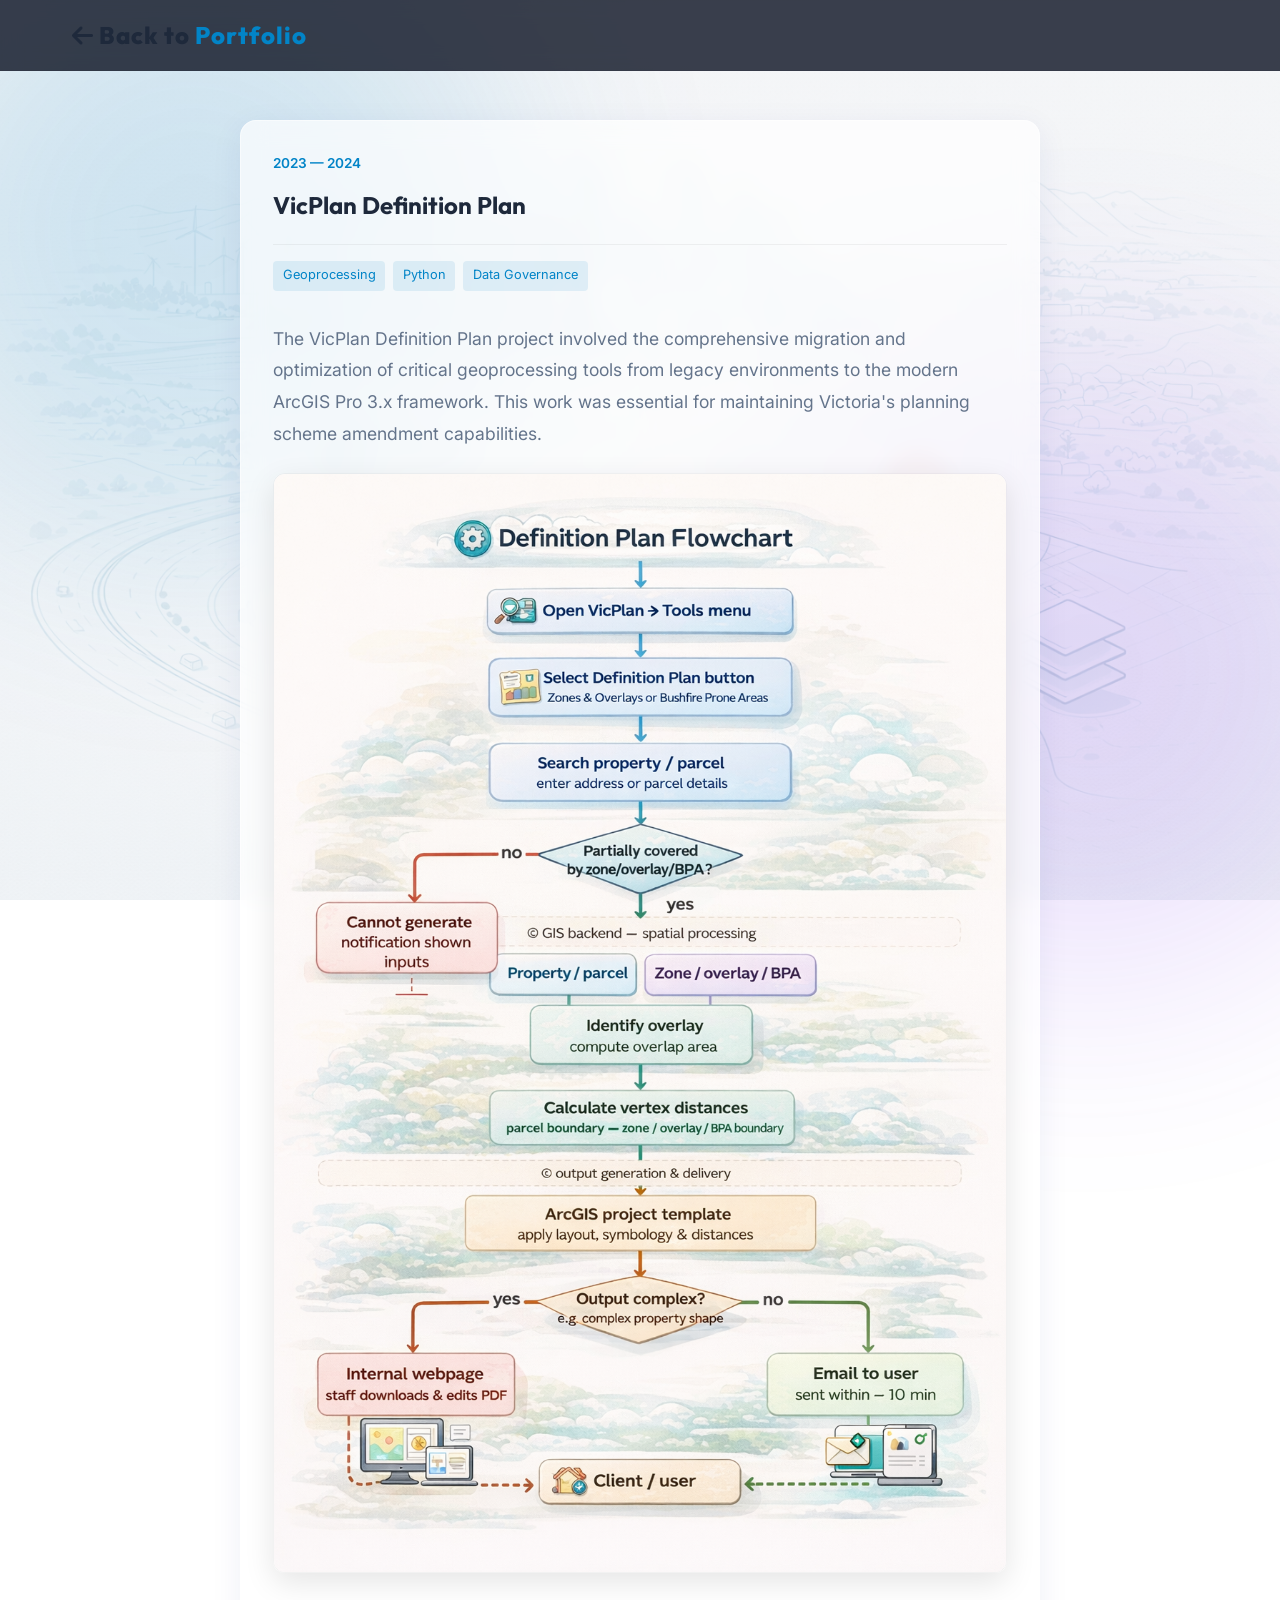
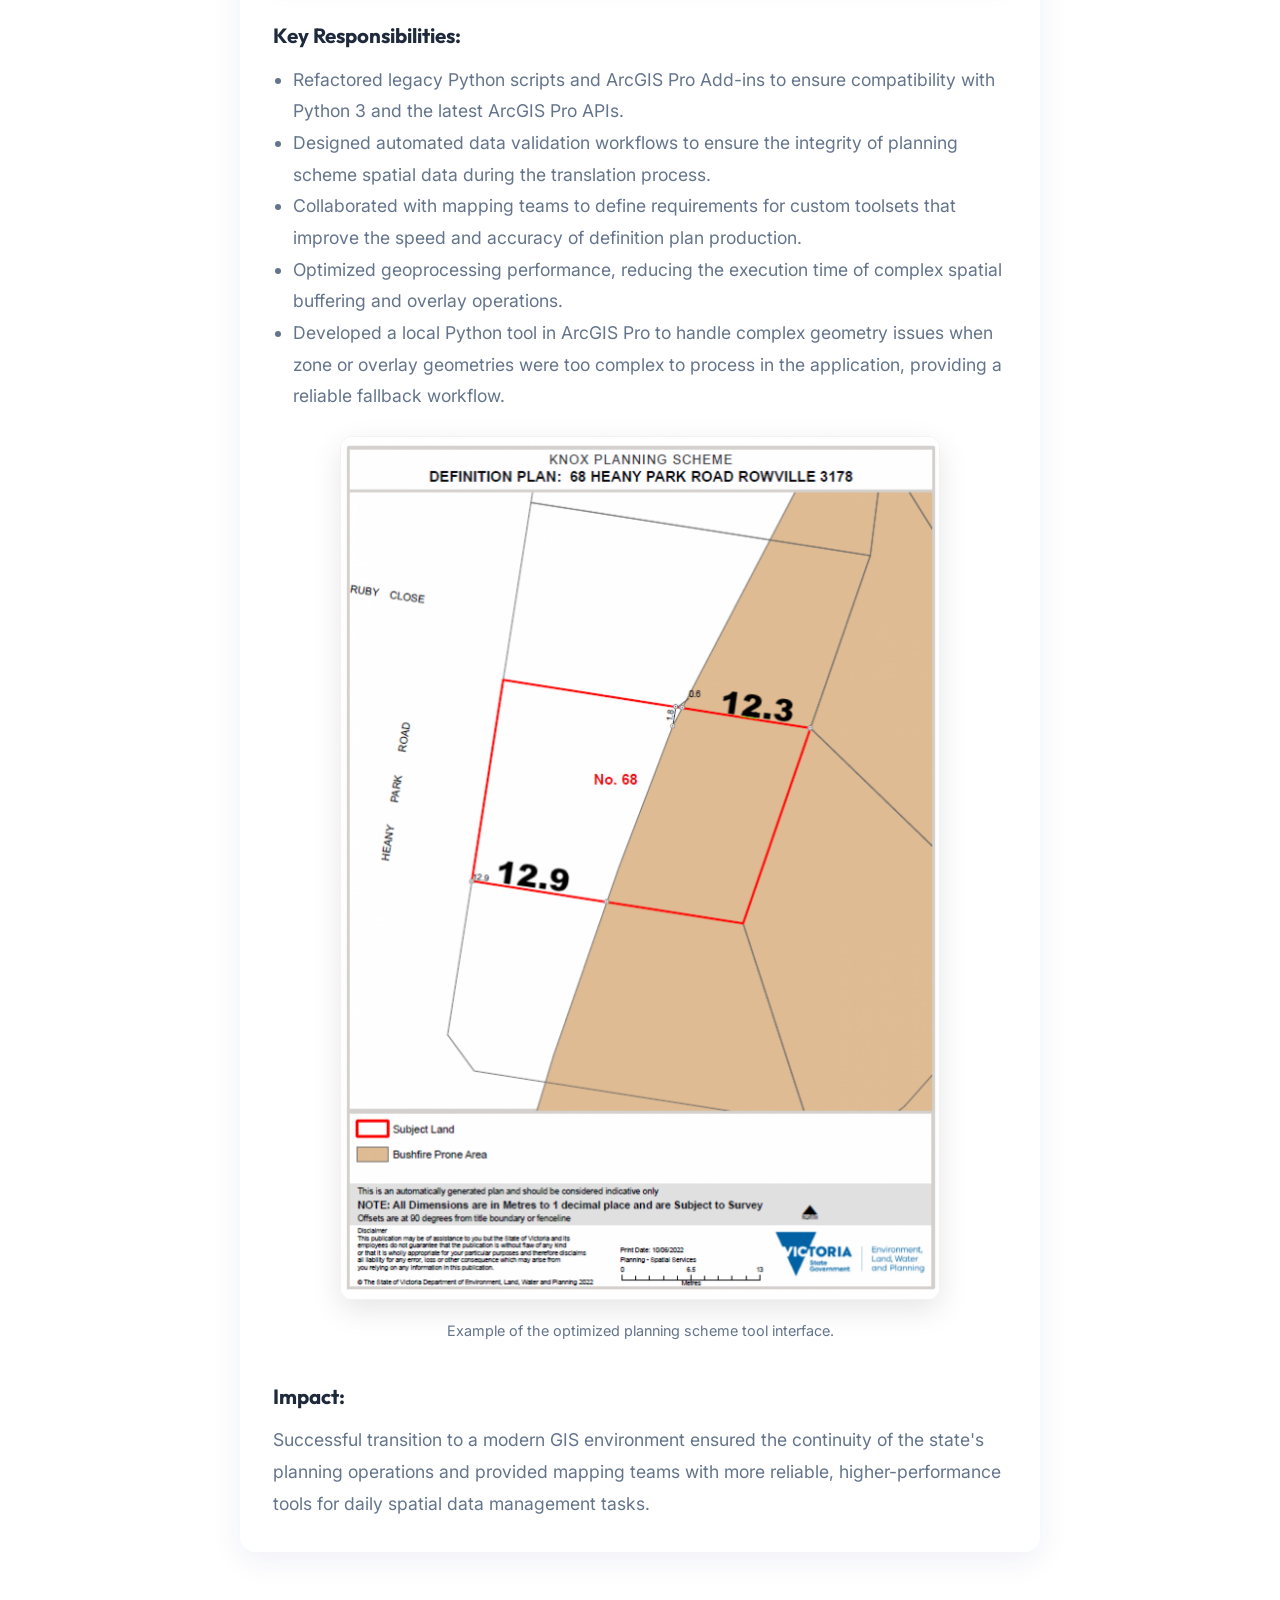
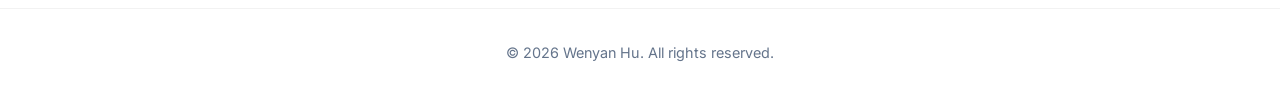
<file: vicplan.html>
<!DOCTYPE html>
<html lang="en">

<head>
    <meta charset="UTF-8">
    <meta name="viewport" content="width=device-width, initial-scale=1.0">
    <title>VicPlan Definition Plan | Wenyan Hu</title>
    <meta name="description"
        content="Detailing the migration and optimization of VicPlan geoprocessing tools to ArcGIS Pro 3.x by Wenyan Hu.">
    <link
        href="https://fonts.googleapis.com/css2?family=Inter:wght@300;400;500;600&family=Outfit:wght@400;600;800&display=swap"
        rel="stylesheet">
    <link rel="stylesheet" href="https://cdnjs.cloudflare.com/ajax/libs/font-awesome/6.4.0/css/all.min.css">
    <link rel="stylesheet" href="style.css">
</head>

<body>
    <!-- Simplified Navbar -->
    <nav class="navbar">
        <div class="nav-content">
            <a href="index.html#projects" class="logo"><i class="fas fa-arrow-left"></i> Back to
                <span>Portfolio</span></a>
        </div>
    </nav>

    <section class="section" style="padding-top: 120px; min-height: 100vh;">
        <div class="container">
            <div class="glass-card" style="max-width: 800px; margin: 0 auto;">
                <div class="project-year" style="color: var(--primary-color); font-weight: 600; margin-bottom: 1rem;">
                    2023 — 2024</div>
                <h1 style="color: var(--text-color); font-family: var(--font-heading); margin-bottom: 1.5rem;">VicPlan
                    Definition Plan</h1>

                <div class="project-tags" style="margin-bottom: 2rem;">
                    <span>Geoprocessing</span><span>Python</span><span>Data Governance</span>
                </div>

                <div style="color: var(--text-muted); font-size: 1.1rem; line-height: 1.8;">
                    <p style="margin-bottom: 1.5rem;">
                        The VicPlan Definition Plan project involved the comprehensive migration and optimization of
                        critical geoprocessing tools from legacy environments to the modern ArcGIS Pro 3.x framework.
                        This work was essential for maintaining Victoria's planning scheme amendment capabilities.
                    </p>

                    <!-- Main Project Image -->
                    <div style="margin-bottom: 2.5rem; text-align: center;">
                        <img src="photos/vicplan.png" alt="VicPlan System Architecture"
                            style="width: 100%; border-radius: 12px; box-shadow: 0 10px 30px rgba(0,0,0,0.1); border: 1px solid rgba(0,0,0,0.05);">
                    </div>

                    <h3 style="color: var(--text-color); margin-bottom: 1rem;">Key Responsibilities:</h3>
                    <ul style="list-style-type: disc; margin-left: 20px; margin-bottom: 1.5rem;">
                        <li>Refactored legacy Python scripts and ArcGIS Pro Add-ins to ensure compatibility with Python
                            3 and the latest ArcGIS Pro APIs.</li>
                        <li>Designed automated data validation workflows to ensure the integrity of planning scheme
                            spatial data during the translation process.</li>
                        <li>Collaborated with mapping teams to define requirements for custom toolsets that improve the
                            speed and accuracy of definition plan production.</li>
                        <li>Optimized geoprocessing performance, reducing the execution time of complex spatial
                            buffering and overlay operations.</li>
                        <li>Developed a local Python tool in ArcGIS Pro to handle complex geometry issues when zone or
                            overlay geometries were too complex to process in the application, providing a reliable
                            fallback workflow.</li>
                    </ul>

                    <!-- Example Image -->
                    <div style="margin-bottom: 2.5rem; text-align: center;">
                        <img src="photos/vicplan_example.png" alt="VicPlan Tool Interface Example"
                            style="width: 100%; max-width: 600px; border-radius: 12px; box-shadow: 0 10px 30px rgba(0,0,0,0.1); border: 1px solid rgba(0,0,0,0.05);">
                        <p style="font-size: 0.9rem; margin-top: 0.5rem;">Example of the optimized planning scheme tool
                            interface.</p>
                    </div>

                    <h3 style="color: var(--text-color); margin-bottom: 1rem;">Impact:</h3>
                    <p>
                        Successful transition to a modern GIS environment ensured the continuity of the state's planning
                        operations and provided mapping teams with more reliable, higher-performance tools for daily
                        spatial data management tasks.
                    </p>
                </div>
            </div>
        </div>
    </section>

    <footer>
        <div class="container text-center">
            <p>&copy; <span id="year"></span> Wenyan Hu. All rights reserved.</p>
        </div>
    </footer>
    <script src="script.js"></script>
    <script>
        document.getElementById('year').textContent = new Date().getFullYear();
    </script>
</body>

</html>
</file>
<file: style.css>
:root {
    /* Color Palette - Light Theme */
    --bg-color: #f8fafc;
    /* Very light slate */
    --bg-color-alt: #ffffff;
    /* Pure white */
    --text-color: #1e293b;
    /* Dark slate */
    --text-muted: #64748b;
    /* Slate grey */
    --primary-color: #0284c7;
    /* Sky blue (slightly darker for contrast) */
    --primary-hover: #0369a1;
    --accent-color: #7c3aed;
    /* Vibrant purple */

    /* Typography */
    --font-sans: 'Inter', system-ui, -apple-system, sans-serif;
    --font-heading: 'Outfit', sans-serif;

    /* Layout */
    --max-width: 1200px;
    --section-spacing: 3.5rem;
    --border-radius: 16px;

    /* Glassmorphism - Adjusted for light mode */
    --glass-bg: rgba(255, 255, 255, 0.7);
    --glass-border: rgba(255, 255, 255, 0.5);
    --glass-shadow: 0 8px 32px 0 rgba(31, 38, 135, 0.07);
}

* {
    margin: 0;
    padding: 0;
    box-sizing: border-box;
}

html {
    scroll-behavior: smooth;
}

body {
    background: linear-gradient(rgba(240, 242, 245, 0.7), rgba(240, 242, 245, 0.7)), url('photos/background.png');
    background-size: cover;
    background-position: center;
    background-attachment: fixed;
    color: var(--text-color);
    font-family: var(--font-sans);
    line-height: 1.6;
    overflow-x: hidden;
    position: relative;
}

/* Gradient Background blobs */
body::before,
body::after {
    content: '';
    position: fixed;
    width: 50vw;
    height: 50vw;
    border-radius: 50%;
    z-index: -1;
    filter: blur(120px);
    opacity: 0.15;
    pointer-events: none;
}

body::before {
    top: -10%;
    left: -10%;
    background: var(--primary-color);
}

body::after {
    bottom: -10%;
    right: -10%;
    background: var(--accent-color);
}

h1,
h2,
h3,
h4,
h5,
h6 {
    font-family: var(--font-heading);
    line-height: 1.2;
}

a {
    color: var(--primary-color);
    text-decoration: none;
    transition: color 0.3s ease;
}

a:hover {
    color: var(--primary-hover);
}

ul {
    list-style: none;
}

.container {
    max-width: var(--max-width);
    margin: 0 auto;
    padding: 0 2rem;
}

.section {
    padding: var(--section-spacing) 0;
}

.alt-bg {
    background-color: var(--bg-color-alt);
    border-top: 1px solid rgba(0, 0, 0, 0.05);
    border-bottom: 1px solid rgba(0, 0, 0, 0.05);
}

.text-center {
    text-align: center;
}

.mb-sm {
    margin-bottom: 1rem;
}

.mt-sm {
    margin-top: 1rem;
}

/* typography helpers */
.section-title {
    font-size: 2.5rem;
    margin-bottom: 3rem;
    text-align: center;
    position: relative;
    display: inline-block;
    left: 50%;
    transform: translateX(-50%);
}

.section-title::after {
    content: '';
    position: absolute;
    bottom: -10px;
    left: 20%;
    width: 60%;
    height: 3px;
    background: linear-gradient(90deg, transparent, var(--primary-color), transparent);
    border-radius: 2px;
}

/* Glass Card */
.glass-card {
    background: var(--glass-bg);
    backdrop-filter: blur(12px);
    -webkit-backdrop-filter: blur(12px);
    border: 1px solid var(--glass-border);
    border-radius: var(--border-radius);
    padding: 2rem;
    box-shadow: var(--glass-shadow);
    transition: transform 0.3s ease, box-shadow 0.3s ease, border-color 0.3s ease;
}

.glass-card:hover {
    transform: translateY(-5px);
    border-color: rgba(255, 255, 255, 0.8);
    box-shadow: 0 12px 40px 0 rgba(31, 38, 135, 0.12);
}

/* Buttons */
.btn-primary,
.btn-secondary {
    display: inline-block;
    padding: 0.8rem 1.8rem;
    border-radius: 30px;
    font-weight: 600;
    transition: all 0.3s ease;
    cursor: pointer;
    font-family: var(--font-heading);
}

.btn-primary {
    background: linear-gradient(135deg, var(--primary-color), var(--accent-color));
    color: #fff;
    border: none;
    box-shadow: 0 4px 15px rgba(14, 165, 233, 0.3);
}

.btn-primary:hover {
    transform: translateY(-2px);
    box-shadow: 0 6px 20px rgba(14, 165, 233, 0.5);
    color: #fff;
}

.btn-secondary {
    background: transparent;
    color: var(--text-color);
    border: 2px solid var(--primary-color);
}

.btn-secondary:hover {
    background: var(--primary-color);
    color: #ffffff;
}

/* Navigation */
.navbar {
    position: fixed;
    top: 0;
    width: 100%;
    z-index: 1000;
    background: rgba(255, 255, 255, 0.85);
    backdrop-filter: blur(10px);
    -webkit-backdrop-filter: blur(10px);
    border-bottom: 1px solid rgba(0, 0, 0, 0.05);
    transition: all 0.3s ease;
}

.nav-content {
    max-width: var(--max-width);
    margin: 0 auto;
    padding: 1rem 2rem;
    display: flex;
    justify-content: space-between;
    align-items: center;
}

.logo {
    font-family: var(--font-heading);
    font-weight: 800;
    font-size: 1.5rem;
    color: var(--text-color);
    letter-spacing: 1px;
}

.logo span {
    color: var(--primary-color);
}

.nav-links {
    display: flex;
    gap: 2rem;
    align-items: center;
}

.nav-links a {
    color: var(--text-muted);
    font-weight: 500;
    font-size: 0.95rem;
}

.nav-links a:hover {
    color: var(--text-color);
}

.nav-links .btn-primary {
    color: #fff;
    padding: 0.5rem 1.2rem;
}

.menu-toggle {
    display: none;
    font-size: 1.5rem;
    color: var(--text-color);
    cursor: pointer;
}

/* Hero Section */
.hero {
    min-height: 100vh;
    display: flex;
    align-items: center;
    justify-content: space-between;
    position: relative;
    padding: 3rem 2rem 1.5rem;
    max-width: var(--max-width);
    margin: 0 auto;
    gap: 4rem;
}

.hero-content {
    flex: 1.2;
    z-index: 2;
}

.hero-image-container {
    flex: 1;
    display: flex;
    justify-content: center;
    align-items: center;
    z-index: 2;
    width: 100%;
    max-width: 450px;
}

.hero-collage {
    display: grid;
    grid-template-columns: 1fr 1fr;
    grid-template-rows: 1fr 1fr;
    gap: 1rem;
    width: 100%;
    aspect-ratio: 1 / 1;
}

.collage-img {
    width: 100%;
    height: 100%;
    object-fit: cover;
    border-radius: 20px;
    border: 3px solid var(--glass-bg);
    box-shadow: 0 8px 24px rgba(2, 132, 199, 0.15);
    transition: transform 0.3s ease, box-shadow 0.3s ease;
}

.collage-img:hover {
    transform: scale(1.05);
    box-shadow: 0 12px 32px rgba(2, 132, 199, 0.3);
    z-index: 10;
}

.img-1 {
    border-top-left-radius: 50%;
}

.img-4 {
    border-bottom-right-radius: 50%;
}

.greeting {
    color: var(--primary-color);
    font-size: 1.2rem;
    margin-bottom: 1rem;
    letter-spacing: 2px;
    text-transform: uppercase;
}

.name {
    font-size: 5rem;
    font-weight: 800;
    margin-bottom: 0.5rem;
    color: var(--text-color);
    /* Changed from white to text color */
    line-height: 1.1;
}

.name .name-dot {
    color: var(--primary-color);
}

.role {
    font-size: 2rem;
    color: var(--text-muted);
    margin-bottom: 1.5rem;
    font-weight: 400;
}

.hero-desc {
    font-size: 1.1rem;
    color: var(--text-muted);
    margin-bottom: 2.5rem;
    max-width: 600px;
}

.hero-actions {
    display: flex;
    gap: 1rem;
}

/* About Section */
.about-grid {
    display: grid;
    grid-template-columns: 3fr 2fr;
    gap: 2rem;
}

.about-text p {
    margin-bottom: 1.2rem;
    font-size: 1.2rem;
    color: var(--text-muted);
}

.about-stats {
    display: flex;
    flex-direction: column;
    gap: 1.5rem;
}

.stat-card {
    text-align: center;
    padding: 1.5rem;
}

.stat-card i {
    font-size: 2rem;
    color: var(--primary-color);
    margin-bottom: 1rem;
}

.stat-card h3 {
    margin-bottom: 0.5rem;
    color: var(--text-color);
}

.stat-card p {
    font-size: 0.9rem;
    color: var(--text-muted);
}

/* Skills Section */
.skills-grid {
    display: grid;
    grid-template-columns: repeat(auto-fit, minmax(250px, 1fr));
    gap: 2rem;
}

.skill-category {
    padding: 2rem;
}

.skill-header {
    display: flex;
    align-items: center;
    gap: 1rem;
    margin-bottom: 1.5rem;
}

.skill-header i {
    font-size: 1.8rem;
    color: var(--primary-color);
}

.skill-tags {
    display: flex;
    flex-wrap: wrap;
    gap: 0.8rem;
}

.tag {
    background: rgba(14, 165, 233, 0.1);
    color: var(--primary-color);
    border: 1px solid rgba(14, 165, 233, 0.2);
    padding: 0.4rem 0.8rem;
    border-radius: 20px;
    font-size: 0.85rem;
    font-weight: 500;
}

/* Experience & Education Timeline */
.timeline {
    position: relative;
    max-width: 800px;
    margin: 0 auto;
}

.timeline::before {
    content: '';
    position: absolute;
    top: 0;
    bottom: 0;
    left: 20px;
    width: 2px;
    background: var(--glass-border);
}

.timeline-item {
    position: relative;
    margin-left: 60px;
    margin-bottom: 2rem;
    padding: 2rem;
}

.timeline-dot {
    position: absolute;
    top: 2rem;
    left: -48px;
    width: 20px;
    height: 20px;
    border-radius: 50%;
    background: var(--primary-color);
    border: 4px solid #fff;
    box-shadow: 0 0 0 2px var(--primary-color);
    z-index: 10;
}

.timeline-dot.alt {
    background: var(--accent-color);
    box-shadow: 0 0 0 2px var(--accent-color);
}

.timeline-date {
    font-size: 0.9rem;
    color: var(--primary-color);
    font-weight: 600;
    margin-bottom: 0.5rem;
}

.timeline-content h3 {
    font-size: 1.3rem;
    color: var(--text-color);
    margin-bottom: 0.3rem;
}

.timeline-content h4 {
    font-size: 1rem;
    color: var(--text-muted);
    font-weight: 400;
    margin-bottom: 1rem;
}

.timeline-content h4 i {
    margin-right: 0.5rem;
}

.timeline-content p {
    color: var(--text-muted);
    font-size: 0.95rem;
}

.timeline-content ul,
.experience-list {
    margin-top: 1rem;
    padding-left: 1.25rem;
    color: var(--text-muted);
    font-size: 0.92rem;
    line-height: 1.65;
}

.timeline-content li,
.experience-list li {
    margin-bottom: 0.75rem;
}

.timeline-content li strong,
.experience-list li strong {
    color: var(--text-color);
    font-weight: 600;
}

/* Projects Section */
.projects-grid {
    display: grid;
    grid-template-columns: repeat(auto-fit, minmax(320px, 1fr));
    gap: 2rem;
}

.project-card {
    display: flex;
    flex-direction: column;
}

.project-year {
    font-size: 0.85rem;
    color: var(--accent-color);
    font-weight: 600;
    margin-bottom: 0.5rem;
}

.project-card h3 {
    font-size: 1.25rem;
    color: var(--text-color);
    margin-bottom: 1rem;
}

.project-card p {
    color: var(--text-muted);
    font-size: 0.95rem;
    margin-bottom: 1.5rem;
    flex-grow: 1;
}

.project-tags {
    display: flex;
    flex-wrap: wrap;
    gap: 0.5rem;
    border-top: 1px solid rgba(0, 0, 0, 0.05);
    padding-top: 1rem;
}

.project-tags span {
    font-size: 0.8rem;
    color: var(--primary-color);
    background: rgba(2, 132, 199, 0.1);
    padding: 0.3rem 0.6rem;
    border-radius: 4px;
}

/* Contact Section */
.contact-box {
    max-width: 600px;
    margin: 0 auto;
}

.contact-box .section-title {
    left: auto;
    transform: none;
}

.contact-desc {
    color: var(--text-muted);
    margin-bottom: 2rem;
    font-size: 1.1rem;
}

.contact-links {
    display: flex;
    flex-direction: column;
    gap: 1rem;
    align-items: center;
}

.contact-link {
    display: flex;
    align-items: center;
    gap: 0.8rem;
    font-size: 1.2rem;
    color: var(--text-color);
    background: var(--glass-bg);
    padding: 1rem 2rem;
    border-radius: 30px;
    border: 1px solid rgba(0, 0, 0, 0.05);
    transition: all 0.3s ease;
    width: 100%;
    justify-content: center;
}

.contact-link:hover {
    background: rgba(2, 132, 199, 0.1);
    border-color: var(--primary-color);
    color: var(--primary-color);
}

/* Footer */
footer {
    padding: 2rem 0;
    border-top: 1px solid rgba(0, 0, 0, 0.05);
}

footer p {
    color: var(--text-muted);
    font-size: 0.9rem;
}

.languages span {
    color: var(--text-muted);
    font-size: 0.85rem;
}

/* Animations & Utilities */
.animate-on-scroll {
    opacity: 0;
    transform: translateY(30px);
    transition: opacity 0.8s ease-out, transform 0.8s ease-out;
}

.animate-on-scroll.visible {
    opacity: 1;
    transform: translateY(0);
}

/* Responsive */
@media (max-width: 900px) {
    .about-grid {
        grid-template-columns: 1fr;
    }

    .hero {
        flex-direction: column-reverse;
        justify-content: center;
        text-align: center;
        gap: 2rem;
        padding-top: 8rem;
    }

    .hero-actions {
        justify-content: center;
    }

    .hero-image-container {
        max-width: 300px;
    }
}

@media (max-width: 768px) {
    .name {
        font-size: 3.5rem;
    }

    .role {
        font-size: 1.5rem;
    }

    .nav-links {
        display: none;
        /* simple mobile hide for now, can implement toggle in JS */
        flex-direction: column;
        position: absolute;
        top: 70px;
        left: 0;
        width: 100%;
        background: var(--bg-color-alt);
        padding: 2rem;
        border-bottom: 1px solid rgba(0, 0, 0, 0.05);
        box-shadow: 0 10px 20px rgba(0, 0, 0, 0.05);
    }

    .nav-links.active {
        display: flex;
    }

    .menu-toggle {
        display: block;
    }

    .timeline::before {
        left: 0;
    }

    .timeline-dot {
        left: -28px;
    }

    .timeline-item {
        margin-left: 20px;
        padding: 1.5rem;
    }

    .webapp-item > div {
        grid-template-columns: 1fr !important;
        gap: 1.5rem !important;
    }
    
    .webapp-item:nth-child(even) > div {
        display: flex !important;
        flex-direction: column-reverse !important;
    }
}
</file>
